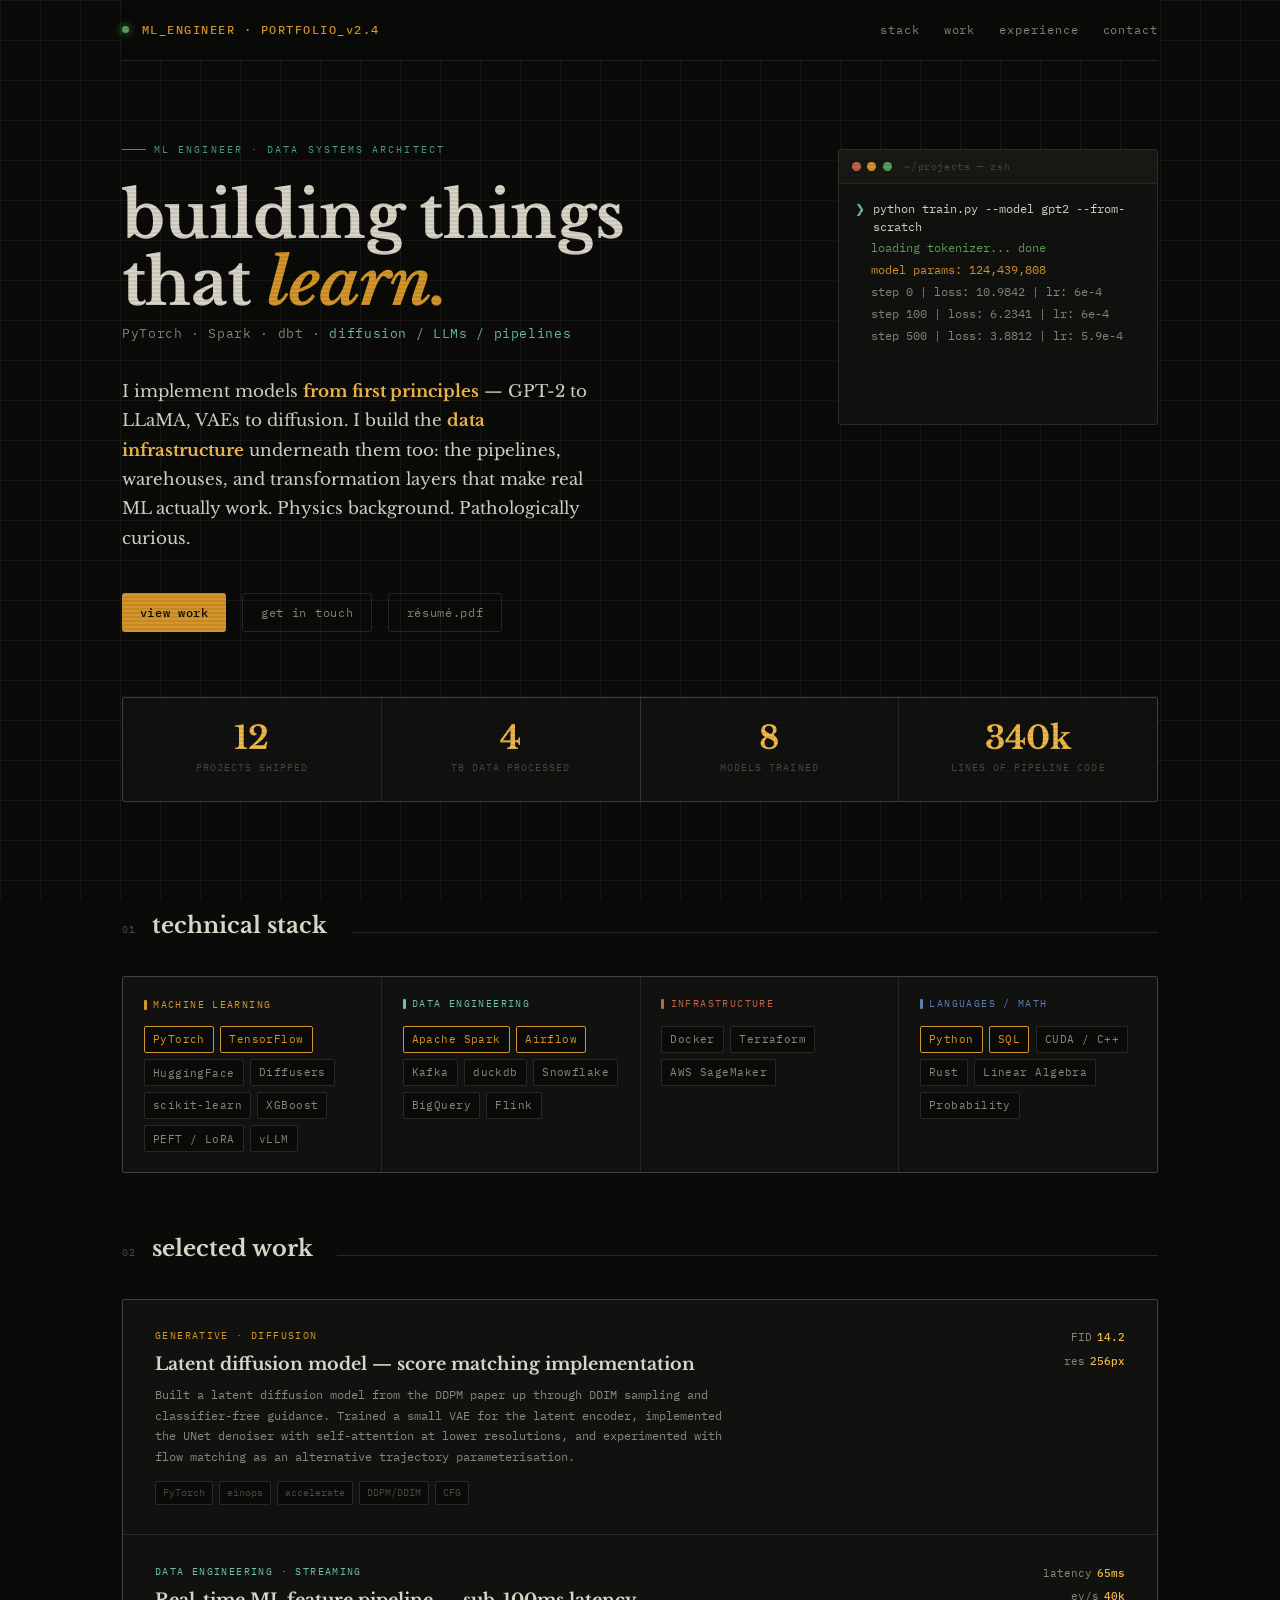
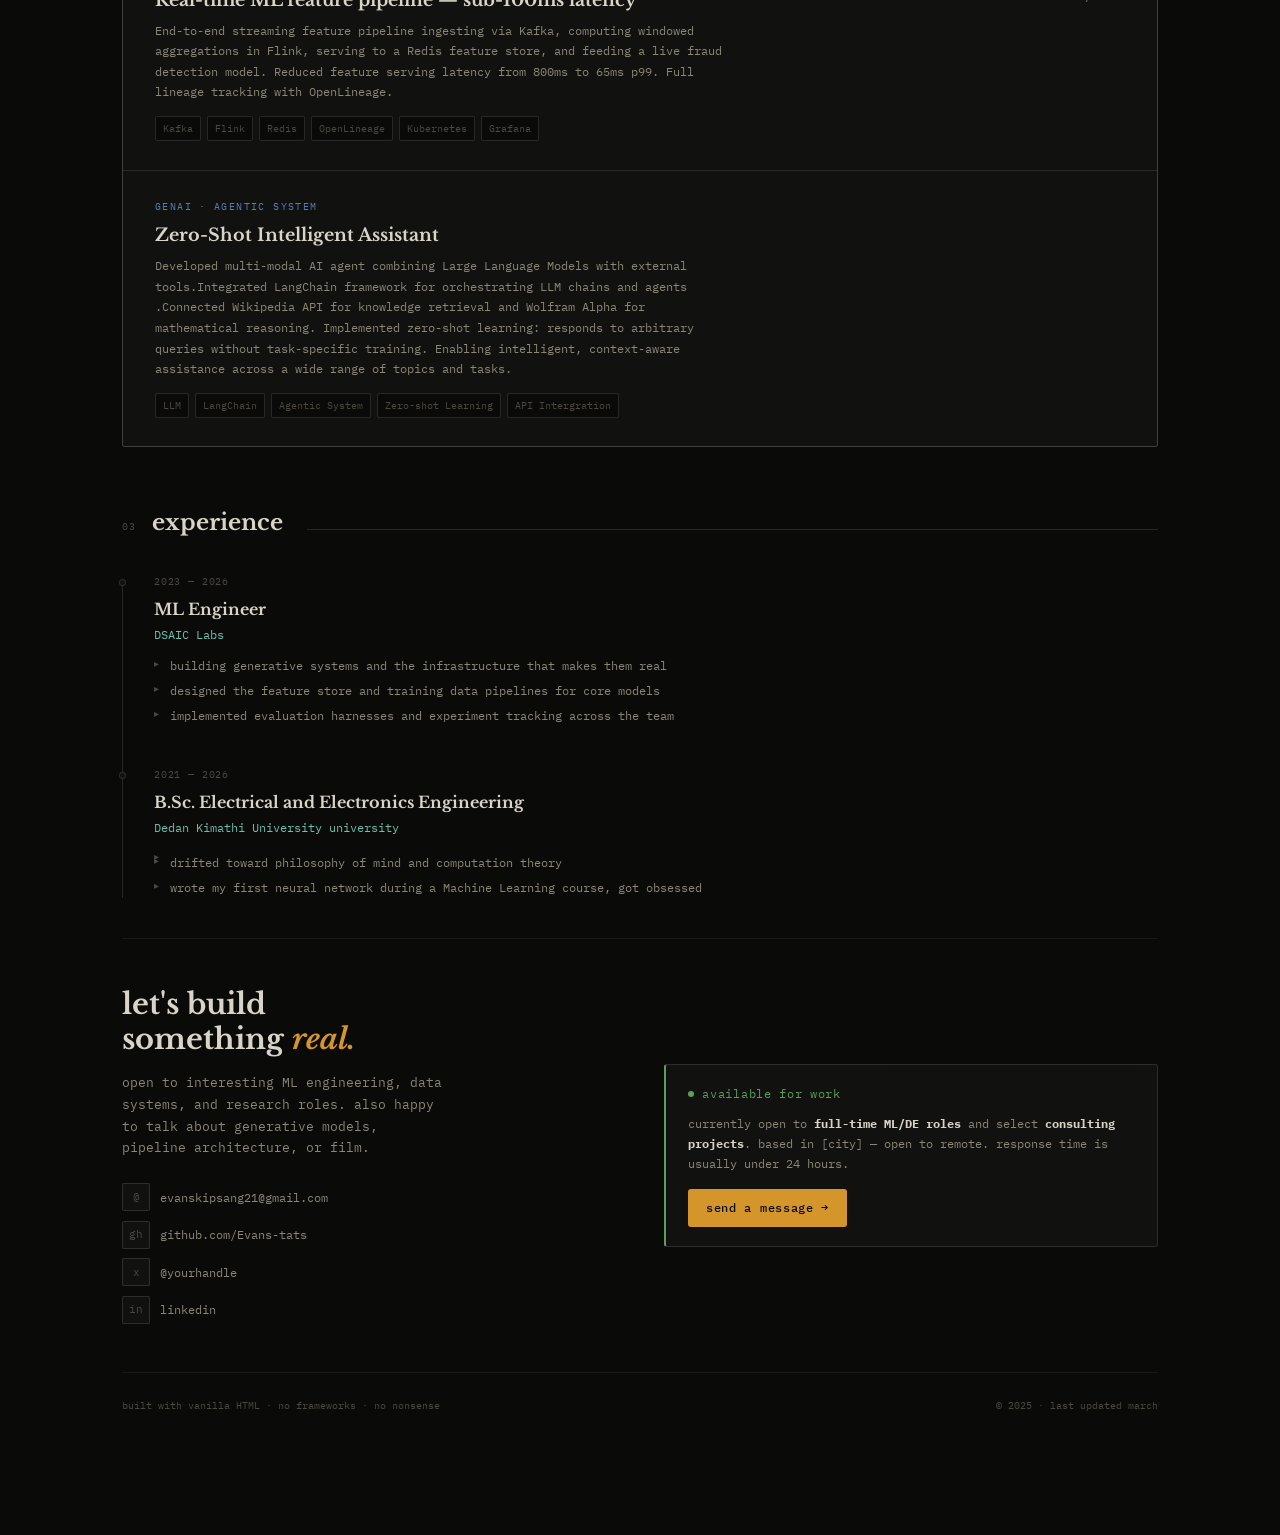
<file: index.html>
<!DOCTYPE html>
<html lang="en">
<head>
<meta charset="UTF-8">
<meta name="viewport" content="width=device-width, initial-scale=1.0">
<title>portfolio — ml · data · systems</title>
<link rel="preconnect" href="https://fonts.googleapis.com">
<link rel="preconnect" href="https://fonts.gstatic.com" crossorigin>
<link href="https://fonts.googleapis.com/css2?family=IBM+Plex+Mono:ital,wght@0,300;0,400;0,500;1,300;1,400&family=Libre+Baskerville:ital,wght@0,400;0,700;1,400&display=swap" rel="stylesheet">
<style>
:root {
  --bg:       #0a0a08;
  --bg2:      #111110;
  --bg3:      #181815;
  --wire:     rgba(255,255,255,0.06);
  --wire2:    rgba(255,255,255,0.12);
  --ink:      #d8d4c8;
  --ink2:     #8a8678;
  --ink3:     #4a4840;
  --amber:    #d4952a;
  --amber2:   #f0b84a;
  --teal:     #4a9e8e;
  --teal2:    #6dbfae;
  --coral:    #c4614a;
  --green:    #5a9e5a;
  --blue:     #5a7eb4;
  --r:        3px;
}

*,*::before,*::after { box-sizing:border-box; margin:0; padding:0; }

html { scroll-behavior: smooth; }

body {
  background: var(--bg);
  color: var(--ink);
  font-family: 'IBM Plex Mono', monospace;
  font-size: 13px;
  line-height: 1.7;
  min-height: 100vh;
  overflow-x: hidden;
  cursor: crosshair;
}

/* ── scanline texture ── */
body::before {
  content:'';
  position:fixed; inset:0; z-index:999; pointer-events:none;
  background: repeating-linear-gradient(
    0deg,
    transparent,
    transparent 2px,
    rgba(0,0,0,0.08) 2px,
    rgba(0,0,0,0.08) 4px
  );
}

/* ── grid bg ── */
body::after {
  content:'';
  position:fixed; inset:0; z-index:0; pointer-events:none;
  background-image:
    linear-gradient(var(--wire) 1px, transparent 1px),
    linear-gradient(90deg, var(--wire) 1px, transparent 1px);
  background-size: 40px 40px;
}

/* ══════════ LAYOUT ══════════ */
.shell {
  position: relative; z-index: 1;
  max-width: 1100px; margin: 0 auto;
  padding: 0 2rem 6rem;
}

/* ══════════ NAV BAR ══════════ */
.topbar {
  display: flex; align-items: center; justify-content: space-between;
  padding: 1.2rem 0;
  border-bottom: 1px solid var(--wire2);
  position: sticky; top: 0; z-index: 100;
  background: rgba(10,10,8,0.92);
  backdrop-filter: blur(8px);
}

.topbar-id {
  display: flex; align-items: center; gap: 0.8rem;
}

.status-dot {
  width: 7px; height: 7px; border-radius: 50%;
  background: var(--green);
  box-shadow: 0 0 8px var(--green);
  animation: pulse 2s ease-in-out infinite;
}
@keyframes pulse {
  0%,100% { opacity:1; box-shadow:0 0 8px var(--green); }
  50%      { opacity:0.5; box-shadow:0 0 3px var(--green); }
}

.topbar-name {
  font-size: 0.78rem; font-weight: 500; letter-spacing: 0.12em;
  color: var(--amber);
}

.topbar-nav {
  display: flex; gap: 1.5rem;
}
.topbar-nav a {
  color: var(--ink2); text-decoration: none; font-size: 0.72rem;
  letter-spacing: 0.08em; transition: color 0.2s;
}
.topbar-nav a:hover { color: var(--amber2); }

/* ══════════ HERO ══════════ */
.hero {
  display: grid;
  grid-template-columns: 1fr 320px;
  gap: 4rem;
  padding: 5rem 0 4rem;
  border-bottom: 1px solid var(--wire);
}

.hero-left {}

.hero-label {
  font-size: 0.65rem; letter-spacing: 0.2em; color: var(--teal);
  text-transform: uppercase; margin-bottom: 1.5rem;
  display: flex; align-items: center; gap: 0.5rem;
}
.hero-label::before {
  content:''; display:block; width:24px; height:1px; background:var(--teal);
}

.hero-name {
  font-family: 'Libre Baskerville', serif;
  font-size: clamp(2.4rem, 5vw, 4rem);
  font-weight: 700; line-height: 1.05;
  color: var(--ink); margin-bottom: 0.4rem;
  letter-spacing: -0.01em;
}

.hero-name em {
  font-style: italic; color: var(--amber);
}

.hero-title {
  font-size: 0.8rem; color: var(--ink2); letter-spacing: 0.05em;
  margin-bottom: 2rem; margin-top: 0.3rem;
}
.hero-title span { color: var(--teal2); }

.hero-desc {
  font-family: 'Libre Baskerville', serif;
  font-size: 1.05rem; line-height: 1.75;
  color: var(--ink); max-width: 480px;
  font-weight: 400;
}
.hero-desc strong { color: var(--amber2); font-weight: 700; }

.hero-links {
  display: flex; gap: 1rem; margin-top: 2.5rem; flex-wrap: wrap;
}
.btn {
  display: inline-flex; align-items: center; gap: 0.5rem;
  padding: 0.55rem 1.1rem; border-radius: var(--r);
  font-family: 'IBM Plex Mono', monospace;
  font-size: 0.72rem; letter-spacing: 0.06em;
  text-decoration: none; cursor: pointer; border: none;
  transition: all 0.2s;
}
.btn-primary {
  background: var(--amber); color: #0a0a08; font-weight: 500;
}
.btn-primary:hover { background: var(--amber2); transform: translateY(-1px); }
.btn-ghost {
  background: transparent; color: var(--ink2);
  border: 1px solid var(--wire2);
}
.btn-ghost:hover { border-color: var(--amber); color: var(--amber); }

/* ── hero right: live terminal ── */
.hero-terminal {
  background: var(--bg2); border: 1px solid var(--wire2);
  border-radius: var(--r); overflow: hidden;
  font-size: 0.72rem; align-self: start; margin-top: 0.5rem;
}
.term-bar {
  background: var(--bg3); padding: 0.5rem 0.8rem;
  display: flex; align-items: center; gap: 0.4rem;
  border-bottom: 1px solid var(--wire);
}
.term-dot { width:9px; height:9px; border-radius:50%; }
.td-r { background:#c4614a; } .td-y { background:#d4952a; } .td-g { background:#5a9e5a; }
.term-title { color:var(--ink3); font-size:0.65rem; margin-left:0.4rem; letter-spacing:0.06em; }
.term-body { padding: 1rem 1rem 1.2rem; min-height: 240px; }
.term-line { display:flex; gap:0.5rem; margin-bottom:0.2rem; line-height:1.5; }
.term-prompt { color:var(--teal2); flex-shrink:0; }
.term-cmd { color:var(--ink); }
.term-out { color:var(--ink2); padding-left: 1rem; display:block; margin-bottom:0.15rem; }
.term-out.ok { color:var(--green); }
.term-out.hi { color:var(--amber); }
.term-out.dim { color:var(--ink3); }
.term-cursor {
  display:inline-block; width:6px; height:13px;
  background:var(--amber2); vertical-align:middle;
  animation: blink 1s step-end infinite;
}
@keyframes blink { 50% { opacity:0; } }

/* ══════════ SECTION HEADER ══════════ */
.sec-head {
  display: flex; align-items: baseline; gap: 1rem;
  margin-bottom: 2rem; padding-top: 3.5rem;
}
.sec-num { font-size: 0.65rem; color: var(--ink3); letter-spacing: 0.1em; }
.sec-title {
  font-family: 'Libre Baskerville', serif;
  font-size: 1.4rem; color: var(--ink); font-weight: 700;
}
.sec-line {
  flex: 1; height: 1px; background: var(--wire2); margin-left: 0.5rem;
}

/* ══════════ SKILLS ══════════ */
.skills-grid {
  display: grid;
  grid-template-columns: repeat(auto-fill, minmax(220px, 1fr));
  gap: 1px;
  border: 1px solid var(--wire2);
  border-radius: var(--r);
  overflow: hidden;
  background: var(--wire2);
}
.skill-cell {
  background: var(--bg2);
  padding: 1.2rem 1.3rem;
  transition: background 0.2s;
}
.skill-cell:hover { background: var(--bg3); }

.skill-cat {
  font-size: 0.62rem; letter-spacing: 0.14em; text-transform: uppercase;
  margin-bottom: 0.8rem; display: flex; align-items: center; gap: 0.4rem;
}
.skill-cat::before {
  content:''; width:3px; height:10px; border-radius:1px;
}
.cat-ml   .skill-cat { color:var(--amber); }  .cat-ml   .skill-cat::before { background:var(--amber); }
.cat-de   .skill-cat { color:var(--teal2); }  .cat-de   .skill-cat::before { background:var(--teal2); }
.cat-sys  .skill-cat { color:var(--coral); }  .cat-sys  .skill-cat::before { background:var(--coral); }
.cat-math .skill-cat { color:var(--blue);  }  .cat-math .skill-cat::before { background:var(--blue);  }

.skill-tags {
  display: flex; flex-wrap: wrap; gap: 0.4rem;
}
.tag {
  padding: 0.2rem 0.5rem; border-radius: 2px;
  font-size: 0.68rem; letter-spacing: 0.04em;
  background: var(--bg); border: 1px solid var(--wire2); color: var(--ink2);
  transition: all 0.15s;
}
.tag:hover { color: var(--ink); border-color: var(--wire2); }
.tag.core { border-color: var(--amber); color: var(--amber); }
.tag.core:hover { background: rgba(212,149,42,0.08); }

/* ══════════ PROJECTS ══════════ */
.projects-list {
  display: flex; flex-direction: column; gap: 1px;
  border: 1px solid var(--wire2); border-radius: var(--r); overflow: hidden;
  background: var(--wire2);
}

.project-card {
  background: var(--bg2);
  padding: 1.8rem 2rem;
  display: grid;
  grid-template-columns: 1fr auto;
  gap: 1rem;
  align-items: start;
  transition: background 0.2s;
  cursor: pointer;
  position: relative;
}
.project-card::before {
  content:'';
  position:absolute; left:0; top:0; bottom:0;
  width:3px; background: transparent;
  transition: background 0.2s;
}
.project-card:hover { background: var(--bg3); }
.project-card:hover::before { background: var(--amber); }

.proj-type {
  font-size: 0.62rem; letter-spacing: 0.14em; text-transform: uppercase;
  margin-bottom: 0.5rem;
}
.t-ml   { color: var(--amber); }
.t-de   { color: var(--teal2); }
.t-sys  { color: var(--coral); }
.t-research { color: var(--blue); }

.proj-name {
  font-family: 'Libre Baskerville', serif;
  font-size: 1.1rem; font-weight: 700;
  color: var(--ink); margin-bottom: 0.5rem; line-height: 1.3;
}
.proj-desc {
  color: var(--ink2); font-size: 0.78rem; line-height: 1.65;
  max-width: 580px; margin-bottom: 0.9rem;
}
.proj-stack {
  display: flex; flex-wrap: wrap; gap: 0.35rem;
}
.stack-tag {
  padding: 0.15rem 0.45rem; border-radius: 2px;
  font-size: 0.65rem; background: var(--bg);
  border: 1px solid var(--wire2); color: var(--ink3);
}

.proj-meta {
  text-align: right; font-size: 0.68rem; color: var(--ink3);
  display: flex; flex-direction: column; gap: 0.3rem; align-items: flex-end;
  flex-shrink: 0;
}
.proj-stat {
  display: flex; align-items: center; gap: 0.3rem; color: var(--ink2);
}
.proj-stat span { color: var(--amber2); font-weight: 500; }

/* ══════════ EXPERIENCE TIMELINE ══════════ */
.timeline {
  position: relative;
  padding-left: 2rem;
}
.timeline::before {
  content:'';
  position:absolute; left:0; top:8px; bottom:0;
  width:1px; background: var(--wire2);
}

.tl-item {
  position: relative; margin-bottom: 2.5rem;
}
.tl-item::before {
  content:'';
  position:absolute; left:-2rem; top:6px;
  width:7px; height:7px; border-radius:50%;
  background: var(--bg2); border: 1px solid var(--wire2);
  transform: translateX(-3px);
  transition: all 0.2s;
}
.tl-item:hover::before {
  background: var(--amber); border-color: var(--amber);
  box-shadow: 0 0 8px rgba(212,149,42,0.4);
}

.tl-period {
  font-size: 0.65rem; color: var(--ink3); letter-spacing: 0.08em;
  margin-bottom: 0.3rem;
}
.tl-role {
  font-family: 'Libre Baskerville', serif;
  font-size: 1rem; font-weight: 700; color: var(--ink);
  margin-bottom: 0.1rem;
}
.tl-company { font-size: 0.75rem; color: var(--teal2); margin-bottom: 0.6rem; }
.tl-points {
  list-style: none; display: flex; flex-direction: column; gap: 0.25rem;
}
.tl-points li {
  font-size: 0.78rem; color: var(--ink2); padding-left: 1rem; position: relative;
}
.tl-points li::before {
  content:'▸'; position:absolute; left:0; color:var(--ink3); font-size:0.65rem;
}

/* ══════════ METRICS ROW ══════════ */
.metrics-row {
  display: grid;
  grid-template-columns: repeat(4, 1fr);
  gap: 1px; background: var(--wire2);
  border: 1px solid var(--wire2); border-radius: var(--r); overflow: hidden;
  margin-bottom: 3rem;
}
.metric-cell {
  background: var(--bg2); padding: 1.5rem 1.2rem; text-align: center;
  transition: background 0.2s;
}
.metric-cell:hover { background: var(--bg3); }
.metric-val {
  font-family: 'Libre Baskerville', serif;
  font-size: 2rem; font-weight: 700;
  color: var(--amber2); line-height: 1;
  margin-bottom: 0.3rem;
}
.metric-label {
  font-size: 0.65rem; color: var(--ink3); letter-spacing: 0.1em; text-transform: uppercase;
}

/* ══════════ CONTACT ══════════ */
.contact-grid {
  display: grid; grid-template-columns: 1fr 1fr; gap: 3rem;
  padding: 3rem 0;
  border-top: 1px solid var(--wire);
}
.contact-big {
  font-family: 'Libre Baskerville', serif;
  font-size: 1.8rem; font-weight: 700; color: var(--ink);
  line-height: 1.2; margin-bottom: 1rem;
}
.contact-big em { font-style: italic; color: var(--amber); }

.contact-links { display: flex; flex-direction: column; gap: 0.6rem; margin-top: 1.5rem; }
.contact-link {
  display: flex; align-items: center; gap: 0.6rem;
  color: var(--ink2); text-decoration: none; font-size: 0.78rem;
  transition: color 0.2s;
}
.contact-link:hover { color: var(--amber2); }
.contact-link-icon {
  width: 28px; height: 28px; border-radius: 2px;
  background: var(--bg2); border: 1px solid var(--wire2);
  display: flex; align-items: center; justify-content: center;
  font-size: 0.7rem; color: var(--ink3);
  transition: all 0.2s;
}
.contact-link:hover .contact-link-icon {
  border-color: var(--amber); color: var(--amber);
}

.contact-right { display: flex; flex-direction: column; justify-content: center; }

.avail-box {
  background: var(--bg2); border: 1px solid var(--wire2);
  border-left: 2px solid var(--green); border-radius: var(--r);
  padding: 1.2rem 1.4rem;
}
.avail-head {
  display: flex; align-items: center; gap: 0.5rem;
  font-size: 0.72rem; color: var(--green); margin-bottom: 0.6rem;
  letter-spacing: 0.06em;
}
.avail-dot {
  width:6px; height:6px; border-radius:50%; background:var(--green);
  animation: pulse 2s infinite;
}
.avail-text { font-size: 0.78rem; color: var(--ink2); line-height: 1.6; }
.avail-text strong { color: var(--ink); }

/* ══════════ FOOTER ══════════ */
footer {
  border-top: 1px solid var(--wire);
  padding: 1.5rem 0;
  display: flex; justify-content: space-between; align-items: center;
  font-size: 0.65rem; color: var(--ink3);
}

/* ══════════ ANIMATIONS ══════════ */
.fade-in {
  opacity: 0; transform: translateY(16px);
  animation: fadeUp 0.6s ease forwards;
}
@keyframes fadeUp {
  to { opacity:1; transform:translateY(0); }
}
.d1 { animation-delay: 0.05s; }
.d2 { animation-delay: 0.12s; }
.d3 { animation-delay: 0.2s;  }
.d4 { animation-delay: 0.28s; }
.d5 { animation-delay: 0.38s; }

/* ══════════ RESPONSIVE ══════════ */
@media (max-width: 760px) {
  .hero { grid-template-columns: 1fr; gap: 2rem; }
  .hero-terminal { display: none; }
  .metrics-row { grid-template-columns: repeat(2,1fr); }
  .contact-grid { grid-template-columns: 1fr; }
  .project-card { grid-template-columns: 1fr; }
  .proj-meta { align-items: flex-start; flex-direction: row; flex-wrap: wrap; }
}
</style>
</head>
<body>

<div class="shell">

  <!-- ── TOP BAR ── -->
  <nav class="topbar">
    <div class="topbar-id">
      <div class="status-dot"></div>
      <span class="topbar-name">ML_ENGINEER · PORTFOLIO_v2.4</span>
    </div>
    <div class="topbar-nav">
      <a href="#skills">stack</a>
      <a href="#projects">work</a>
      <a href="#exp">experience</a>
      <a href="#contact">contact</a>
    </div>
  </nav>

  <!-- ══════════ HERO ══════════ -->
  <section class="hero">
    <div class="hero-left fade-in d1">
      <div class="hero-label">ML Engineer · Data Systems Architect</div>
      <h1 class="hero-name">building things<br>that <em>learn.</em></h1>
      <div class="hero-title">
        PyTorch · Spark · dbt · <span>diffusion / LLMs / pipelines</span>
      </div>
      <p class="hero-desc">
        I implement models <strong>from first principles</strong> — GPT-2 to LLaMA, VAEs
        to diffusion. I build the <strong>data infrastructure</strong> underneath them too:
        the pipelines, warehouses, and transformation layers that make
        real ML actually work. Physics background. Pathologically curious.
      </p>
      <div class="hero-links">
        <a href="#projects" class="btn btn-primary">view work</a>
        <a href="mailto:you@email.com" class="btn btn-ghost">get in touch</a>
        <a href="#" class="btn btn-ghost">résumé.pdf</a>
      </div>
    </div>

    <div class="hero-terminal fade-in d3">
      <div class="term-bar">
        <div class="term-dot td-r"></div>
        <div class="term-dot td-y"></div>
        <div class="term-dot td-g"></div>
        <span class="term-title">~/projects — zsh</span>
      </div>
      <div class="term-body" id="termBody">
        <!-- filled by JS -->
      </div>
    </div>
  </section>

  <!-- ══════════ METRICS ══════════ -->
  <div class="metrics-row fade-in d2">
    <div class="metric-cell">
      <div class="metric-val" data-target="12">0</div>
      <div class="metric-label">projects shipped</div>
    </div>
    <div class="metric-cell">
      <div class="metric-val" data-target="4">0</div>
      <div class="metric-label">TB data processed</div>
    </div>
    <div class="metric-cell">
      <div class="metric-val" data-target="8">0</div>
      <div class="metric-label">models trained</div>
    </div>
    <div class="metric-cell">
      <div class="metric-val" data-suffix="k" data-target="340">0</div>
      <div class="metric-label">lines of pipeline code</div>
    </div>
  </div>

  <!-- ══════════ SKILLS ══════════ -->
  <section id="skills">
    <div class="sec-head fade-in">
      <span class="sec-num">01</span>
      <h2 class="sec-title">technical stack</h2>
      <div class="sec-line"></div>
    </div>

    <div class="skills-grid fade-in d2">
      <div class="skill-cell cat-ml">
        <div class="skill-cat">Machine Learning</div>
        <div class="skill-tags">
          <span class="tag core">PyTorch</span>
          <span class="tag core">TensorFlow</span>
          <!-- <span class="tag core">JAX</span> -->
          <span class="tag">HuggingFace</span>
          <span class="tag">Diffusers</span>
          <span class="tag">scikit-learn</span>
          <span class="tag">XGBoost</span>
          <span class="tag">PEFT / LoRA</span>
          <span class="tag">vLLM</span>
        </div>
      </div>

      <div class="skill-cell cat-de">
        <div class="skill-cat">Data Engineering</div>
        <div class="skill-tags">
          <span class="tag core">Apache Spark</span>
          <span class="tag core">Airflow</span>
          <!-- <span class="tag">Airflow</span> -->
          <span class="tag">Kafka</span>
          <span class="tag">duckdb</span>
          <span class="tag">Snowflake</span>
          <span class="tag">BigQuery</span>
          <span class="tag">Flink</span>
        </div>
      </div>

      <div class="skill-cell cat-sys">
        <div class="skill-cat">Infrastructure</div>
        <div class="skill-tags">
          <!-- <span class="tag core">Kubernetes</span> -->
          <span class="tag">Docker</span>
          <span class="tag">Terraform</span>
          <span class="tag">AWS SageMaker</span>
          <!-- <span class="tag">GCP Vertex AI</span>
          <span class="tag">MLflow</span>
          <span class="tag">Ray</span>
          <span class="tag">Triton</span> -->
        </div>
      </div>

      <div class="skill-cell cat-math">
        <div class="skill-cat">Languages / Math</div>
        <div class="skill-tags">
          <span class="tag core">Python</span>
          <span class="tag core">SQL</span>
          <span class="tag">CUDA / C++</span>
          <span class="tag">Rust</span>
          <span class="tag">Linear Algebra</span>
          <span class="tag">Probability</span>
          <!-- <span class="tag">Measure Theory</span>
          <span class="tag">Differential Geom.</span> -->
        </div>
      </div>
    </div>
  </section>

  <!-- ══════════ PROJECTS ══════════ -->
  <section id="projects">
    <div class="sec-head fade-in">
      <span class="sec-num">02</span>
      <h2 class="sec-title">selected work</h2>
      <div class="sec-line"></div>
    </div>

    <div class="projects-list fade-in d2">

      <!-- <div class="project-card">
        <div>
          <div class="proj-type t-ml">Machine Learning · NLP</div>
          <div class="proj-name">GPT-2 from scratch — full implementation</div>
          <p class="proj-desc">
            Complete replication of GPT-2 (124M) built from the ground up: tokeniser, 
            multi-head self-attention, positional embeddings, training loop with cosine LR 
            scheduling, and mixed-precision on a single A100. Not fine-tuning — actual 
            pre-training on FineWeb. Matched published perplexity within 2%.
          </p>
          <div class="proj-stack">
            <span class="stack-tag">PyTorch</span>
            <span class="stack-tag">CUDA</span>
            <span class="stack-tag">Flash Attention</span>
            <span class="stack-tag">tiktoken</span>
            <span class="stack-tag">wandb</span>
          </div>
        </div>
        <div class="proj-meta">
          <div class="proj-stat">ppl <span>18.4</span></div>
          <div class="proj-stat">params <span>124M</span></div>
          <div class="proj-stat">tokens <span>10B</span></div>
        </div>
      </div> -->

      <div class="project-card">
        <div>
          <div class="proj-type t-ml">Generative · Diffusion</div>
          <div class="proj-name">Latent diffusion model — score matching implementation</div>
          <p class="proj-desc">
            Built a latent diffusion model from the DDPM paper up through DDIM sampling and 
            classifier-free guidance. Trained a small VAE for the latent encoder, implemented 
            the UNet denoiser with self-attention at lower resolutions, and experimented with 
            flow matching as an alternative trajectory parameterisation.
          </p>
          <div class="proj-stack">
            <span class="stack-tag">PyTorch</span>
            <span class="stack-tag">einops</span>
            <span class="stack-tag">accelerate</span>
            <span class="stack-tag">DDPM/DDIM</span>
            <span class="stack-tag">CFG</span>
          </div>
        </div>
        <div class="proj-meta">
          <div class="proj-stat">FID <span>14.2</span></div>
          <div class="proj-stat">res <span>256px</span></div>
        </div>
      </div>

      <div class="project-card">
        <div>
          <div class="proj-type t-de">Data Engineering · Streaming</div>
          <div class="proj-name">Real-time ML feature pipeline — sub-100ms latency</div>
          <p class="proj-desc">
            End-to-end streaming feature pipeline ingesting  via Kafka, 
            computing windowed aggregations in Flink, serving to a Redis feature store, 
            and feeding a live fraud detection model. Reduced feature serving latency 
            from 800ms to 65ms p99. Full lineage tracking with OpenLineage.
          </p>
          <div class="proj-stack">
            <span class="stack-tag">Kafka</span>
            <span class="stack-tag">Flink</span>
            <span class="stack-tag">Redis</span>
            <span class="stack-tag">OpenLineage</span>
            <span class="stack-tag">Kubernetes</span>
            <span class="stack-tag">Grafana</span>
          </div>
        </div>
        <div class="proj-meta">
          <div class="proj-stat">latency <span>65ms</span></div>
          <div class="proj-stat">ev/s <span>40k</span></div>
        </div>
      </div>

      <!-- <div class="project-card">
        <div>
          <div class="proj-type t-de">Data Engineering · Analytics</div>
          <div class="proj-name">Lakehouse transformation layer — dbt + DuckDB</div>
          <p class="proj-desc">
            Designed and built a modular dbt project processing 1.2TB/day of raw events 
            into a clean star-schema analytical layer. Implemented incremental materialisation 
            strategies, test coverage on every model, documentation with data contracts, 
            and a CI pipeline that catches regressions before they hit production.
          </p>
          <div class="proj-stack">
            <span class="stack-tag">dbt</span>
            <span class="stack-tag">DuckDB</span>
            <span class="stack-tag">Snowflake</span>
            <span class="stack-tag">Airflow</span>
            <span class="stack-tag">Great Expectations</span>
          </div>
        </div> -->
        <!-- <div class="proj-meta">
          <div class="proj-stat">TB/day <span>1.2</span></div>
          <div class="proj-stat">models <span>140+</span></div>
        </div>
      </div> -->

      <div class="project-card">
        <div>
          <div class="proj-type t-research">GenAi · Agentic System</div>
          <div class="proj-name">Zero-Shot Intelligent Assistant</div>
          <p class="proj-desc">
            Developed multi-modal AI agent combining Large Language Models with external tools.Integrated LangChain framework for orchestrating LLM chains and agents
            .Connected Wikipedia API for knowledge retrieval and Wolfram Alpha for mathematical reasoning. 
            Implemented zero-shot learning: responds to arbitrary queries without task-specific training. 
            Enabling intelligent, context-aware assistance across a wide range of topics and tasks.
          </p>
          <div class="proj-stack">
            <span class="stack-tag">LLM</span>
            <span class="stack-tag">LangChain</span>
            <span class="stack-tag">Agentic System</span>
            <span class="stack-tag">Zero-shot Learning</span>
            <span class="stack-tag">API Intergration</span>
          </div>
        </div>
      </div>

    </div>
  </section>

  <!-- ══════════ EXPERIENCE ══════════ -->
  <section id="exp">
    <div class="sec-head fade-in">
      <span class="sec-num">03</span>
      <h2 class="sec-title">experience</h2>
      <div class="sec-line"></div>
    </div>

    <div class="timeline fade-in d2">
      <div class="tl-item">
        <div class="tl-period">2023 — 2026</div>
        <div class="tl-role">ML Engineer</div>
        <div class="tl-company">DSAIC Labs</div>
        <ul class="tl-points">
          <li>building generative systems and the infrastructure that makes them real</li>
          <li>designed the feature store and training data pipelines for core models</li>
          <li>implemented evaluation harnesses and experiment tracking across the team</li>
        </ul>
      </div>

      <!-- <div class="tl-item">
        <div class="tl-period">2022 — 2024</div>
        <div class="tl-role">Senior Data Engineer</div>
        <div class="tl-company">prev. company · fintech</div>
        <ul class="tl-points">
          <li>built real-time fraud feature pipeline handling 40k events/sec at 65ms p99</li>
          <li>migrated 200+ SQL procedures to a fully tested dbt project</li>
          <li>established data contracts and lineage tracking across the warehouse</li>
        </ul>
      </div> -->

      <!-- <div class="tl-item">
        <div class="tl-period">2020 — 2022</div>
        <div class="tl-role">Data Engineer / ML Engineer</div>
        <div class="tl-company">prev. company · early-stage startup</div>
        <ul class="tl-points">
          <li>first data hire — built the entire analytics stack from scratch</li>
          <li>trained and deployed recommendation models serving 2M daily active users</li>
          <li>introduced Airflow, Spark, and dbt where there was only bash scripts</li>
        </ul>
      </div> -->

      <div class="tl-item">
        <div class="tl-period">2021 — 2026</div>
        <div class="tl-role">B.Sc. Electrical and Electronics Engineering</div>
        <div class="tl-company">Dedan Kimathi University university</div>
        <ul class="tl-points">
          <li></li>
          <li>drifted toward philosophy of mind and computation theory</li>
          <li>wrote my first neural network during a Machine Learning course, got obsessed</li>
        </ul>
      </div>
    </div>
  </section>

  <!-- ══════════ CONTACT ══════════ -->
  <section id="contact">
    <div class="contact-grid fade-in">
      <div>
        <h2 class="contact-big">let's build<br>something <em>real.</em></h2>
        <p style="color:var(--ink2); font-size:0.8rem; line-height:1.7; max-width:320px;">
          open to interesting ML engineering, data systems, and research roles.
          also happy to talk about generative models, pipeline architecture, or film.
        </p>
        <div class="contact-links">
          <a href="mailto:evanskipsang21@gmail.com" class="contact-link">
            <div class="contact-link-icon">@</div>
            evanskipsang21@gmail.com
          </a>
          <a href="https://github.com/Evans-tats" target="_blank" class="contact-link">
            <div class="contact-link-icon">gh</div>
            github.com/Evans-tats
          </a>
          <a href="https://x.com" target="_blank" class="contact-link">
            <div class="contact-link-icon">x</div>
            @yourhandle
          </a>
          <a href="#" class="contact-link">
            <div class="contact-link-icon">in</div>
            linkedin
          </a>
        </div>
      </div>

      <div class="contact-right">
        <div class="avail-box">
          <div class="avail-head">
            <div class="avail-dot"></div>
            available for work
          </div>
          <p class="avail-text">
            currently open to <strong>full-time ML/DE roles</strong> and select
            <strong>consulting projects</strong>. based in [city] — open to remote.
            response time is usually under 24 hours.
          </p>
          <div style="margin-top:1rem;">
            <a href="mailto:you@email.com" class="btn btn-primary" style="display:inline-flex;">
              send a message →
            </a>
          </div>
        </div>
      </div>
    </div>
  </section>

  <footer>
    <span>built with vanilla HTML · no frameworks · no nonsense</span>
    <span>© 2025 · last updated march</span>
  </footer>

</div>

<script>
/* ── animated terminal ── */
const lines = [
  { type:'cmd',   text:'python train.py --model gpt2 --from-scratch' },
  { type:'out',   text:'loading tokenizer... done', cls:'ok' },
  { type:'out',   text:'model params: 124,439,808', cls:'hi' },
  { type:'out',   text:'step 0 | loss: 10.9842 | lr: 6e-4', cls:'' },
  { type:'out',   text:'step 100 | loss: 6.2341 | lr: 6e-4', cls:'' },
  { type:'out',   text:'step 500 | loss: 3.8812 | lr: 5.9e-4', cls:'' },
  { type:'out',   text:'step 1000 | loss: 3.1204 | lr: 5.7e-4', cls:'hi' },
  { type:'blank', text:'' },
  { type:'cmd',   text:'python eval.py --checkpoint step_1000' },
  { type:'out',   text:'hellaswag acc: 0.294 → 0.312', cls:'ok' },
  { type:'out',   text:'val perplexity: 18.4', cls:'ok' },
  { type:'blank', text:'' },
  { type:'cmd',   text:'dbt run --select +core.fraud_features' },
  { type:'out',   text:'running 14 models...', cls:'dim' },
  { type:'out',   text:'✓ all 14 models passed', cls:'ok' },
];

const body = document.getElementById('termBody');
let i = 0;

function addLine() {
  if (i >= lines.length) {
    const cur = document.createElement('span');
    cur.className = 'term-cursor';
    body.appendChild(cur);
    return;
  }
  const l = lines[i++];
  if (l.type === 'blank') {
    body.appendChild(document.createElement('br'));
  } else if (l.type === 'cmd') {
    const row = document.createElement('div');
    row.className = 'term-line';
    row.innerHTML = `<span class="term-prompt">❯</span><span class="term-cmd">${l.text}</span>`;
    body.appendChild(row);
  } else {
    const out = document.createElement('span');
    out.className = `term-out ${l.cls || ''}`;
    out.textContent = l.text;
    body.appendChild(out);
  }
  body.scrollTop = body.scrollHeight;
  setTimeout(addLine, l.type === 'cmd' ? 420 : 110);
}

setTimeout(addLine, 800);

/* ── count-up for metrics ── */
function countUp(el) {
  const target = +el.dataset.target;
  const suffix = el.dataset.suffix || '';
  const dur = 1200;
  const start = performance.now();
  function tick(now) {
    const p = Math.min((now - start) / dur, 1);
    const ease = p < 0.5 ? 2*p*p : -1+(4-2*p)*p;
    el.textContent = Math.round(ease * target) + suffix;
    if (p < 1) requestAnimationFrame(tick);
    else el.textContent = target + suffix;
  }
  requestAnimationFrame(tick);
}

const obs = new IntersectionObserver(entries => {
  entries.forEach(e => {
    if (e.isIntersecting) {
      e.target.querySelectorAll('.metric-val').forEach(countUp);
      obs.unobserve(e.target);
    }
  });
}, { threshold: 0.3 });

document.querySelector('.metrics-row') && obs.observe(document.querySelector('.metrics-row'));

/* ── stagger fade-in on scroll ── */
const fadeObs = new IntersectionObserver(entries => {
  entries.forEach(e => {
    if (e.isIntersecting) {
      e.target.style.animationPlayState = 'running';
    }
  });
}, { threshold: 0.1 });

document.querySelectorAll('.fade-in').forEach(el => {
  el.style.animationPlayState = 'paused';
  fadeObs.observe(el);
});
</script>
</body>
</html>
</file>
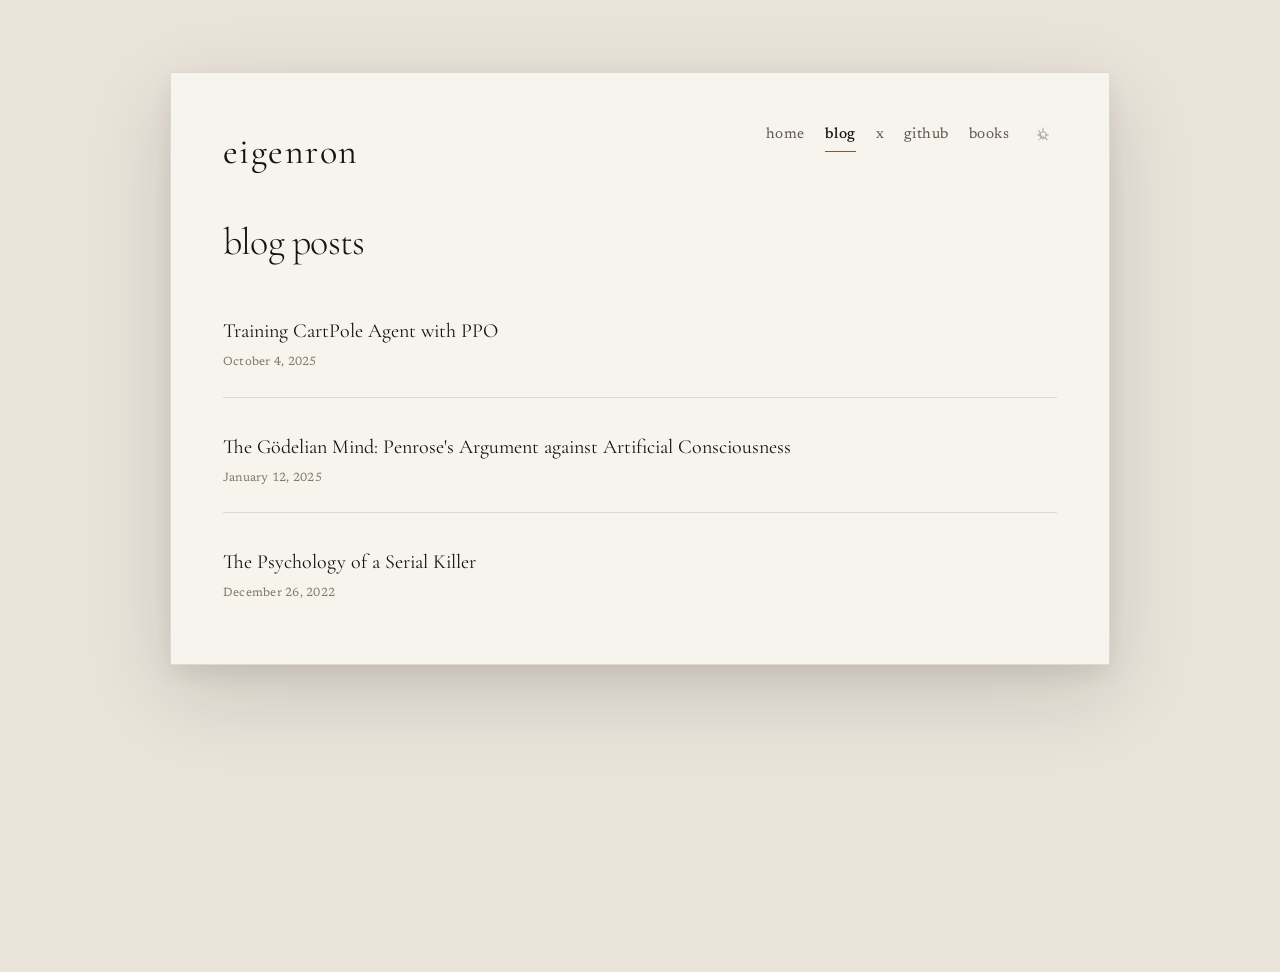
<file: blogs.html>
<!DOCTYPE html>
<html lang="en">
<head>
  <meta charset="UTF-8">
  <meta name="viewport" content="width=device-width, initial-scale=1.0">
  <title>blog - eigenron</title>
  <link rel="stylesheet" href="style.css">
</head>
<body>
  <div class="container">
    <header>
      <h1 class="site-title">eigenron</h1>
      <nav>
        <a href="index.html" class="nav-link">home</a>
        <a href="blogs.html" class="nav-link active">blog</a>
        <a href="https://x.com/eigenron" class="nav-link" target="_blank">X</a>
        <a href="https://github.com/ronaldnetawat" class="nav-link" target="_blank">GitHub</a>
        <a href="https://www.goodreads.com/user/show/193192834-ron" class="nav-link" target="_blank">books</a>
        <button class="theme-toggle" id="themeToggle" aria-label="Toggle theme">
          <svg class="theme-icon sun-icon" xmlns="http://www.w3.org/2000/svg" viewBox="0 0 24 24">
            <circle cx="12" cy="12" r="5"/>
            <path d="M12 1v6m0 6v6m8.66-7H15m-6 0H3m15.66 7.66l-4.24-4.24m-4.24 0L5.34 4.34m13.32 15.32l-4.24-4.24m-4.24 0L5.34 19.66"/>
          </svg>
          <svg class="theme-icon moon-icon" xmlns="http://www.w3.org/2000/svg" viewBox="0 0 24 24">
            <path d="M21 12.79A9 9 0 1 1 11.21 3 7 7 0 0 0 21 12.79z"/>
          </svg>
        </button>
      </nav>
    </header>
    
    <main>
      <h2 class="greeting">blog posts</h2>
      
      <div class="blog-list">
        <div class="blog-item">
          <div class="blog-title">
            <a href="blog-cartpole-ppo.html">Training CartPole Agent with PPO</a>
          </div>
          <div class="blog-date">October 4, 2025</div>
        </div>

        <div class="blog-item">
          <div class="blog-title">
            <a href="godelian-mind.html">The Gödelian Mind: Penrose's Argument against Artificial Consciousness</a>
          </div>
          <div class="blog-date">January 12, 2025</div>
        </div>

        <div class="blog-item">
          <div class="blog-title">
            <a href="psych-serial-killer.html">The Psychology of a Serial Killer</a>
          </div>
          <div class="blog-date">December 26, 2022</div>
        </div>
        
        <!-- Future blog posts will go here -->
      </div>
    </main>
  </div>

  <script>
    // Theme Toggle Functionality
    (function() {
      const themeToggle = document.getElementById('themeToggle');
      const body = document.body;
      
      // Check for saved theme preference or default to light mode
      const currentTheme = localStorage.getItem('theme') || 'light';
      if (currentTheme === 'dark') {
        body.classList.add('dark-mode');
      }
      
      // Toggle theme on button click
      themeToggle.addEventListener('click', () => {
        body.classList.toggle('dark-mode');
        
        // Save theme preference
        const theme = body.classList.contains('dark-mode') ? 'dark' : 'light';
        localStorage.setItem('theme', theme);
      });
    })();
  </script>
</body>
</html>
</file>
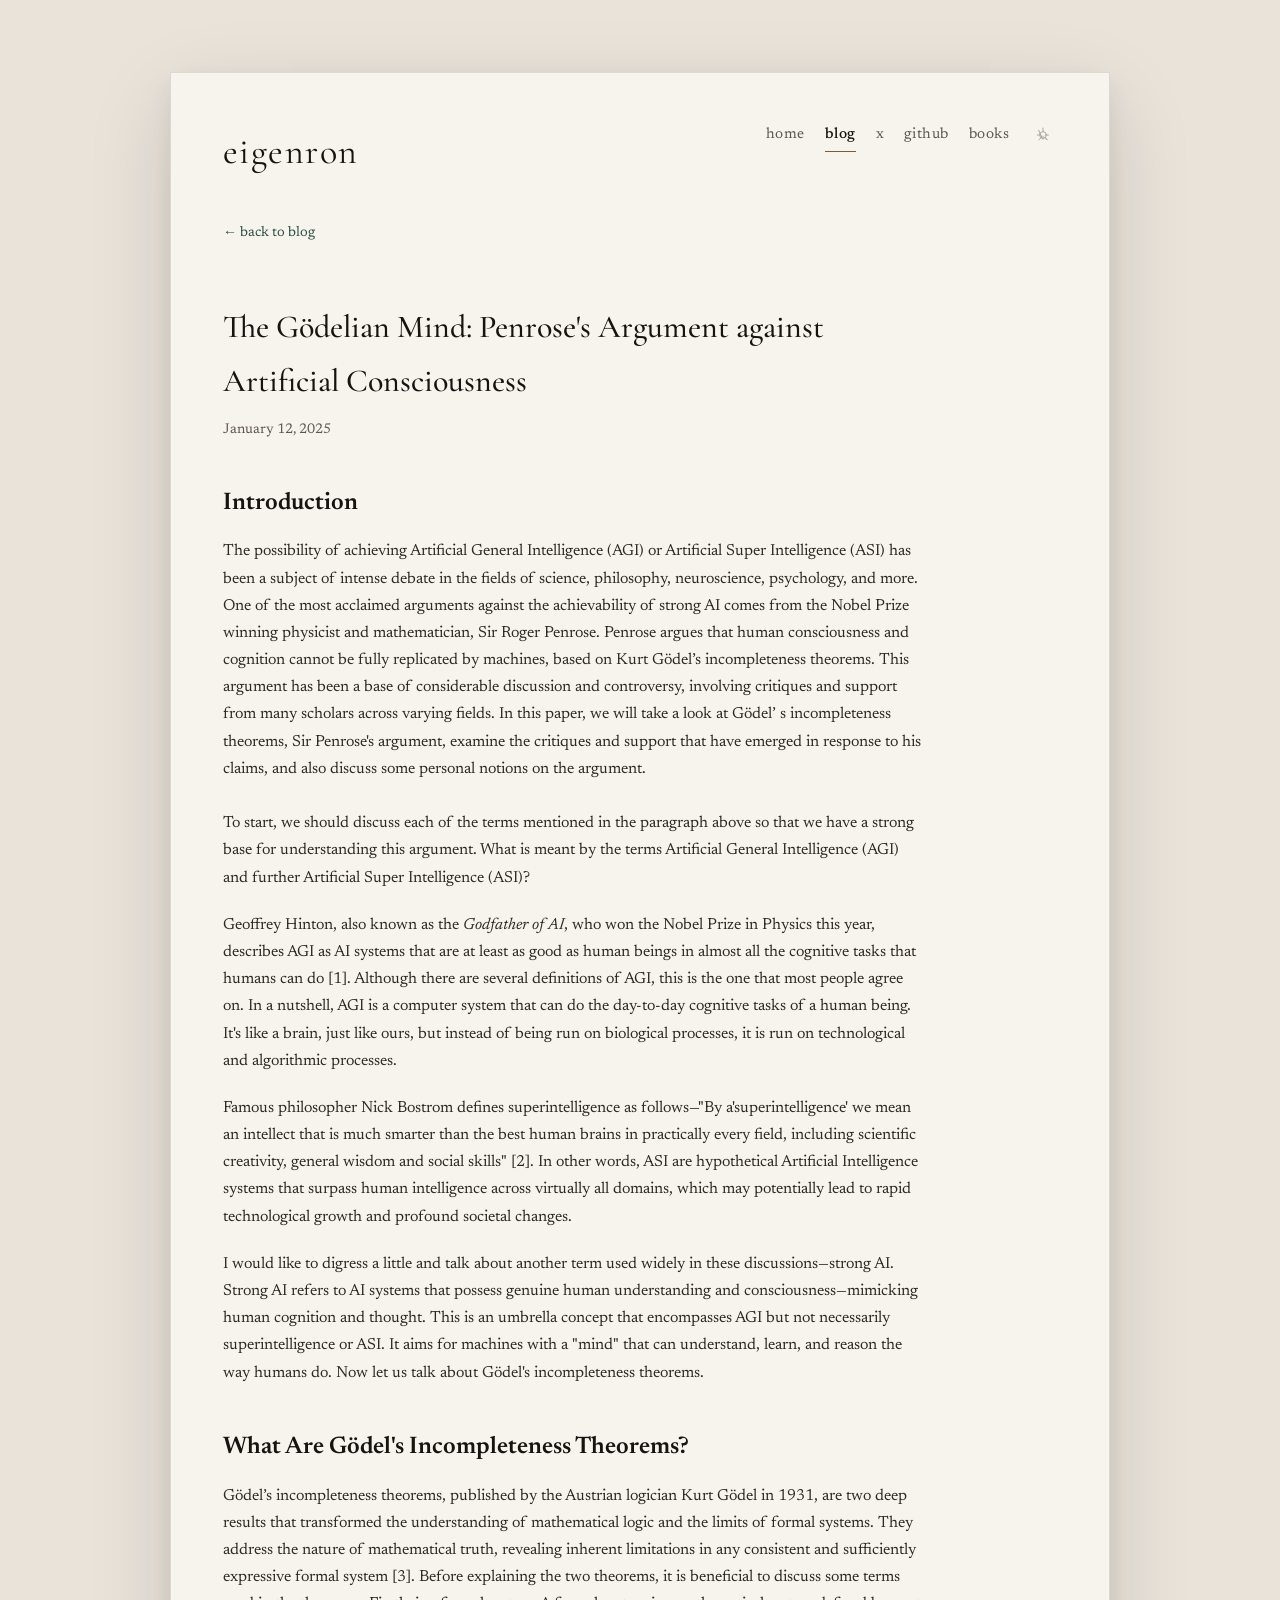
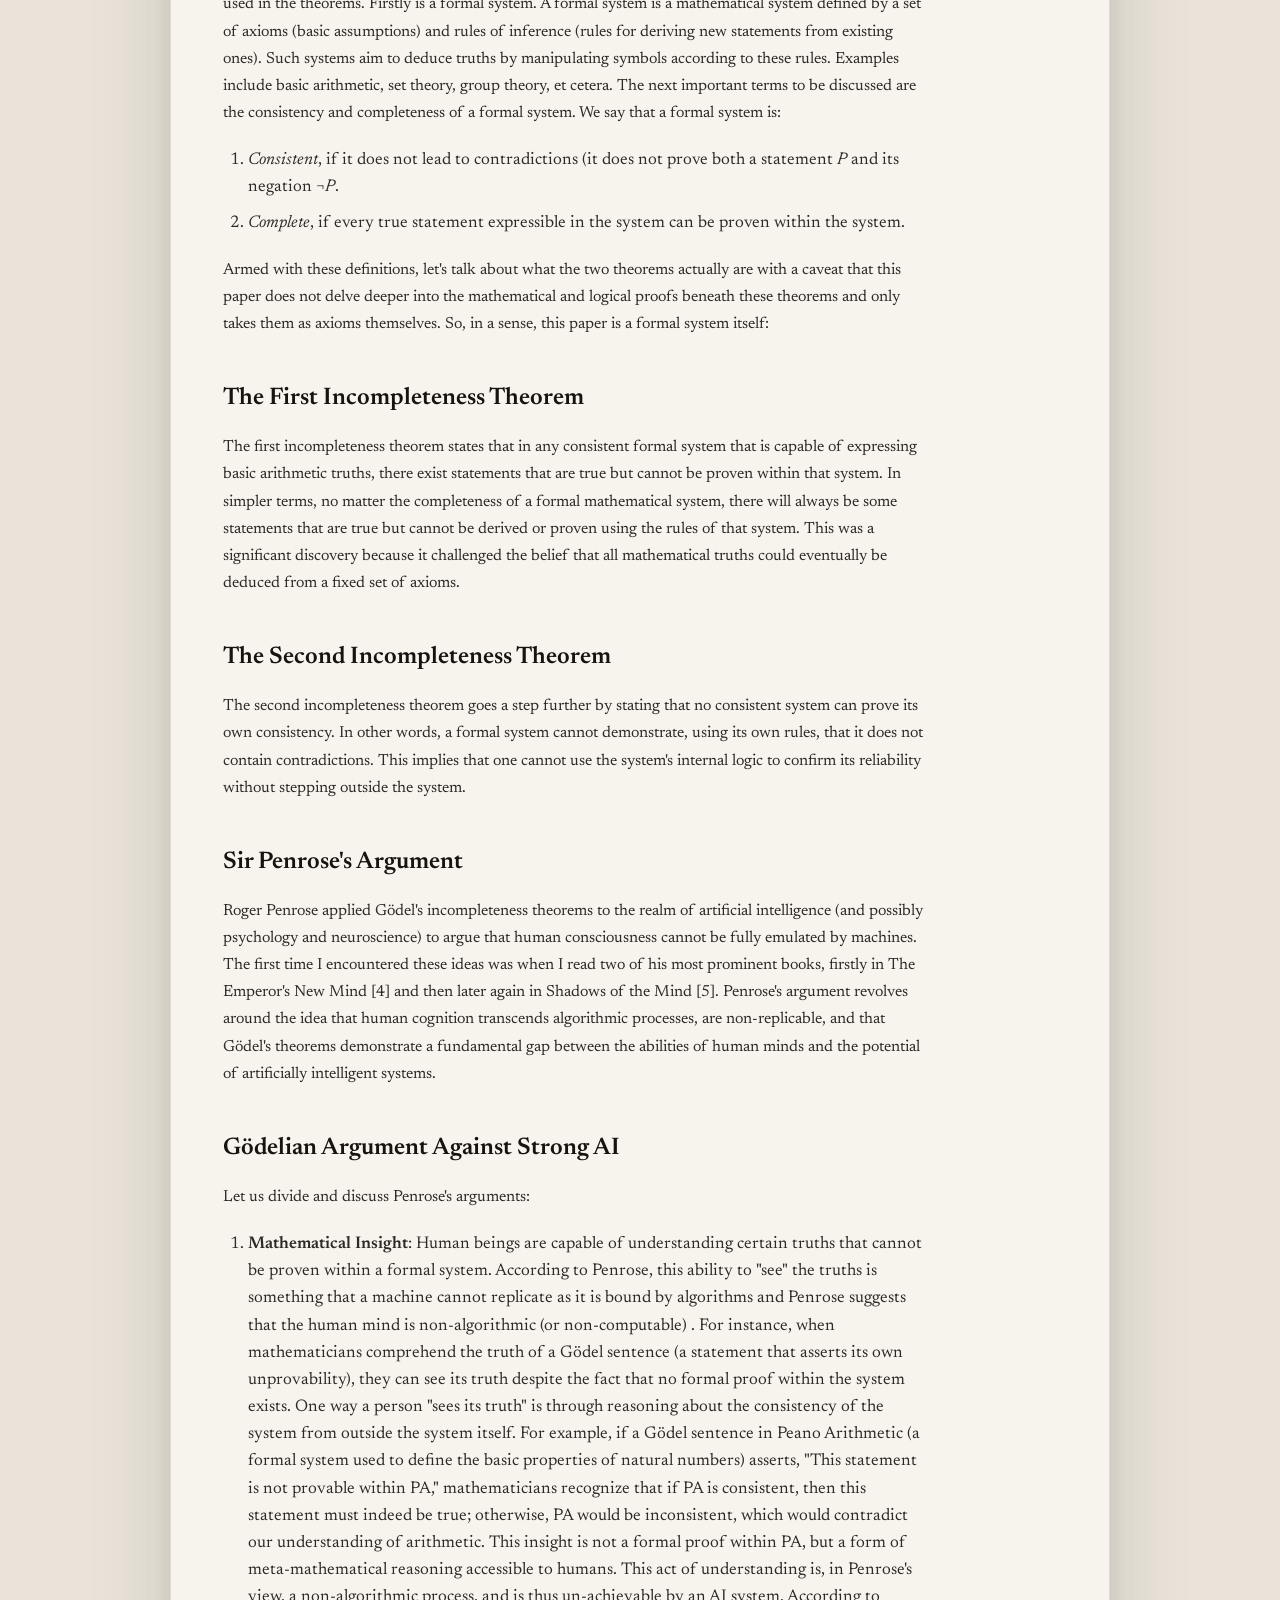
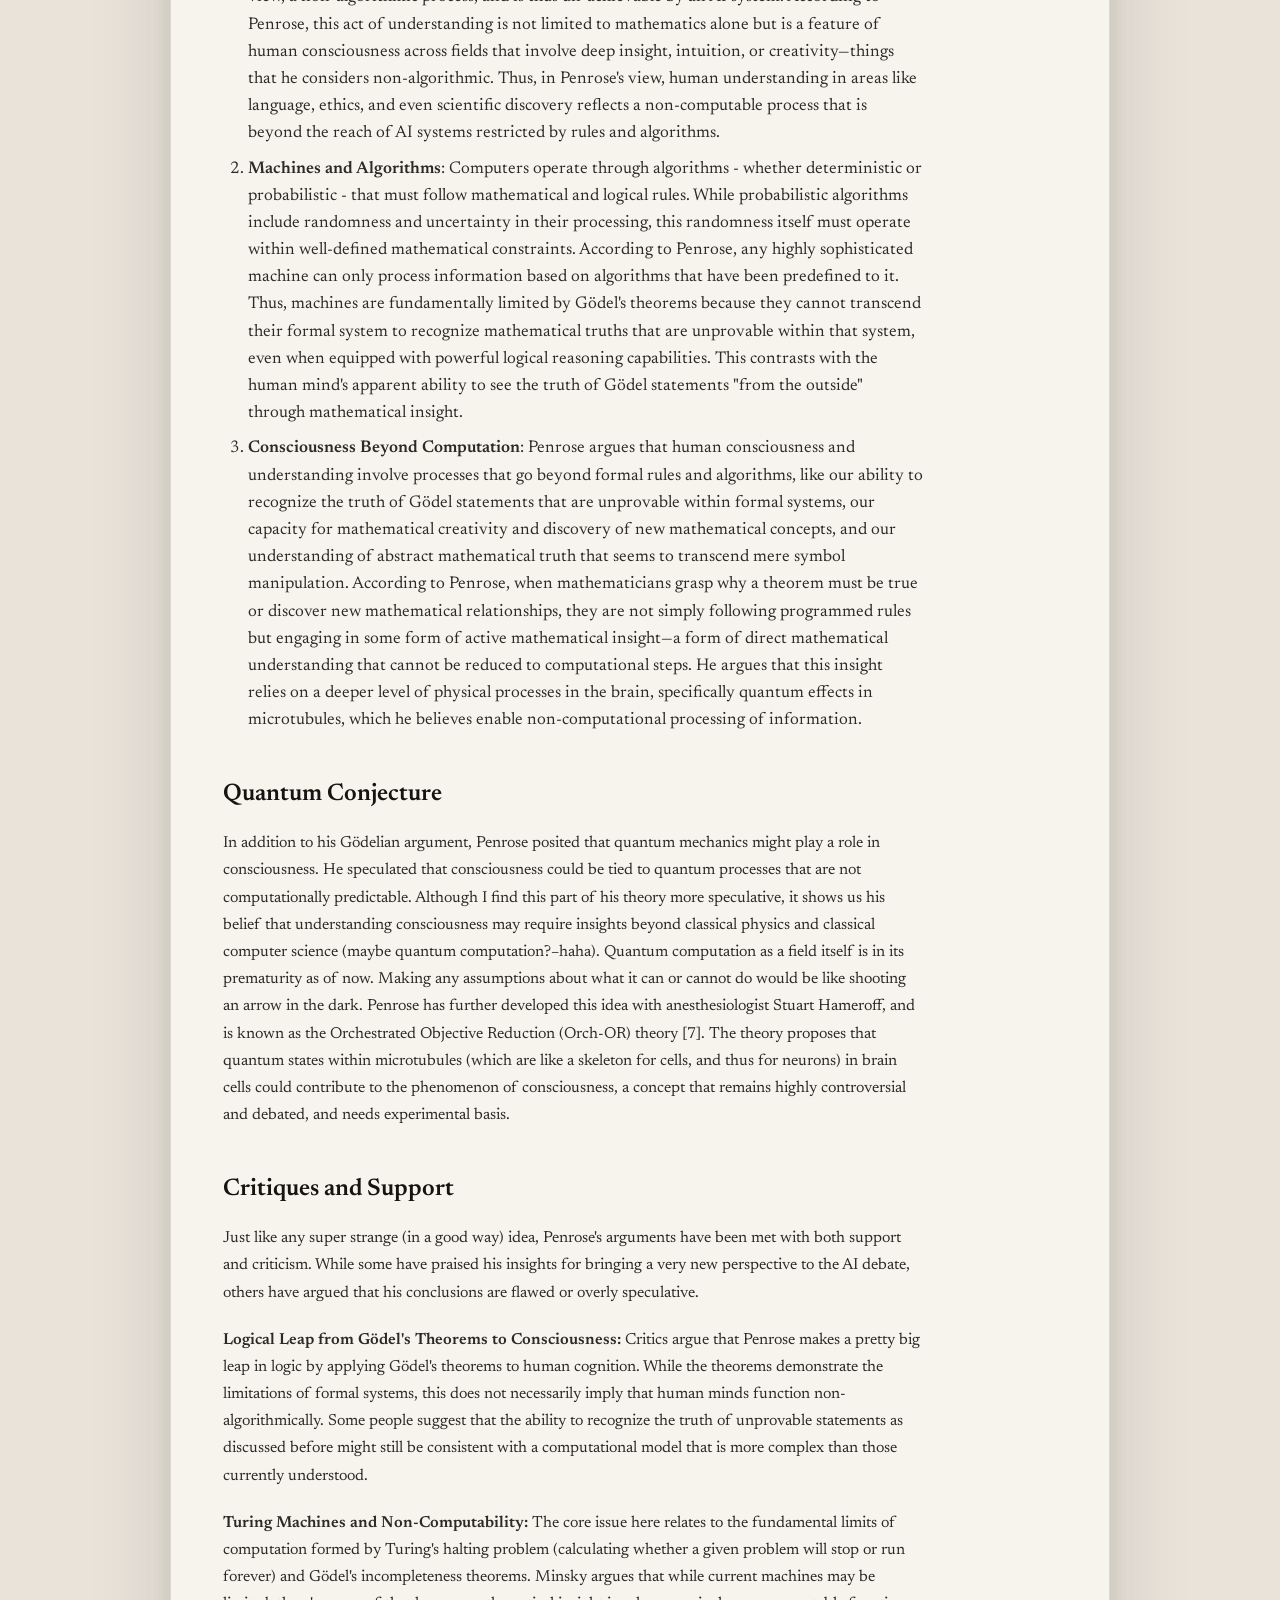
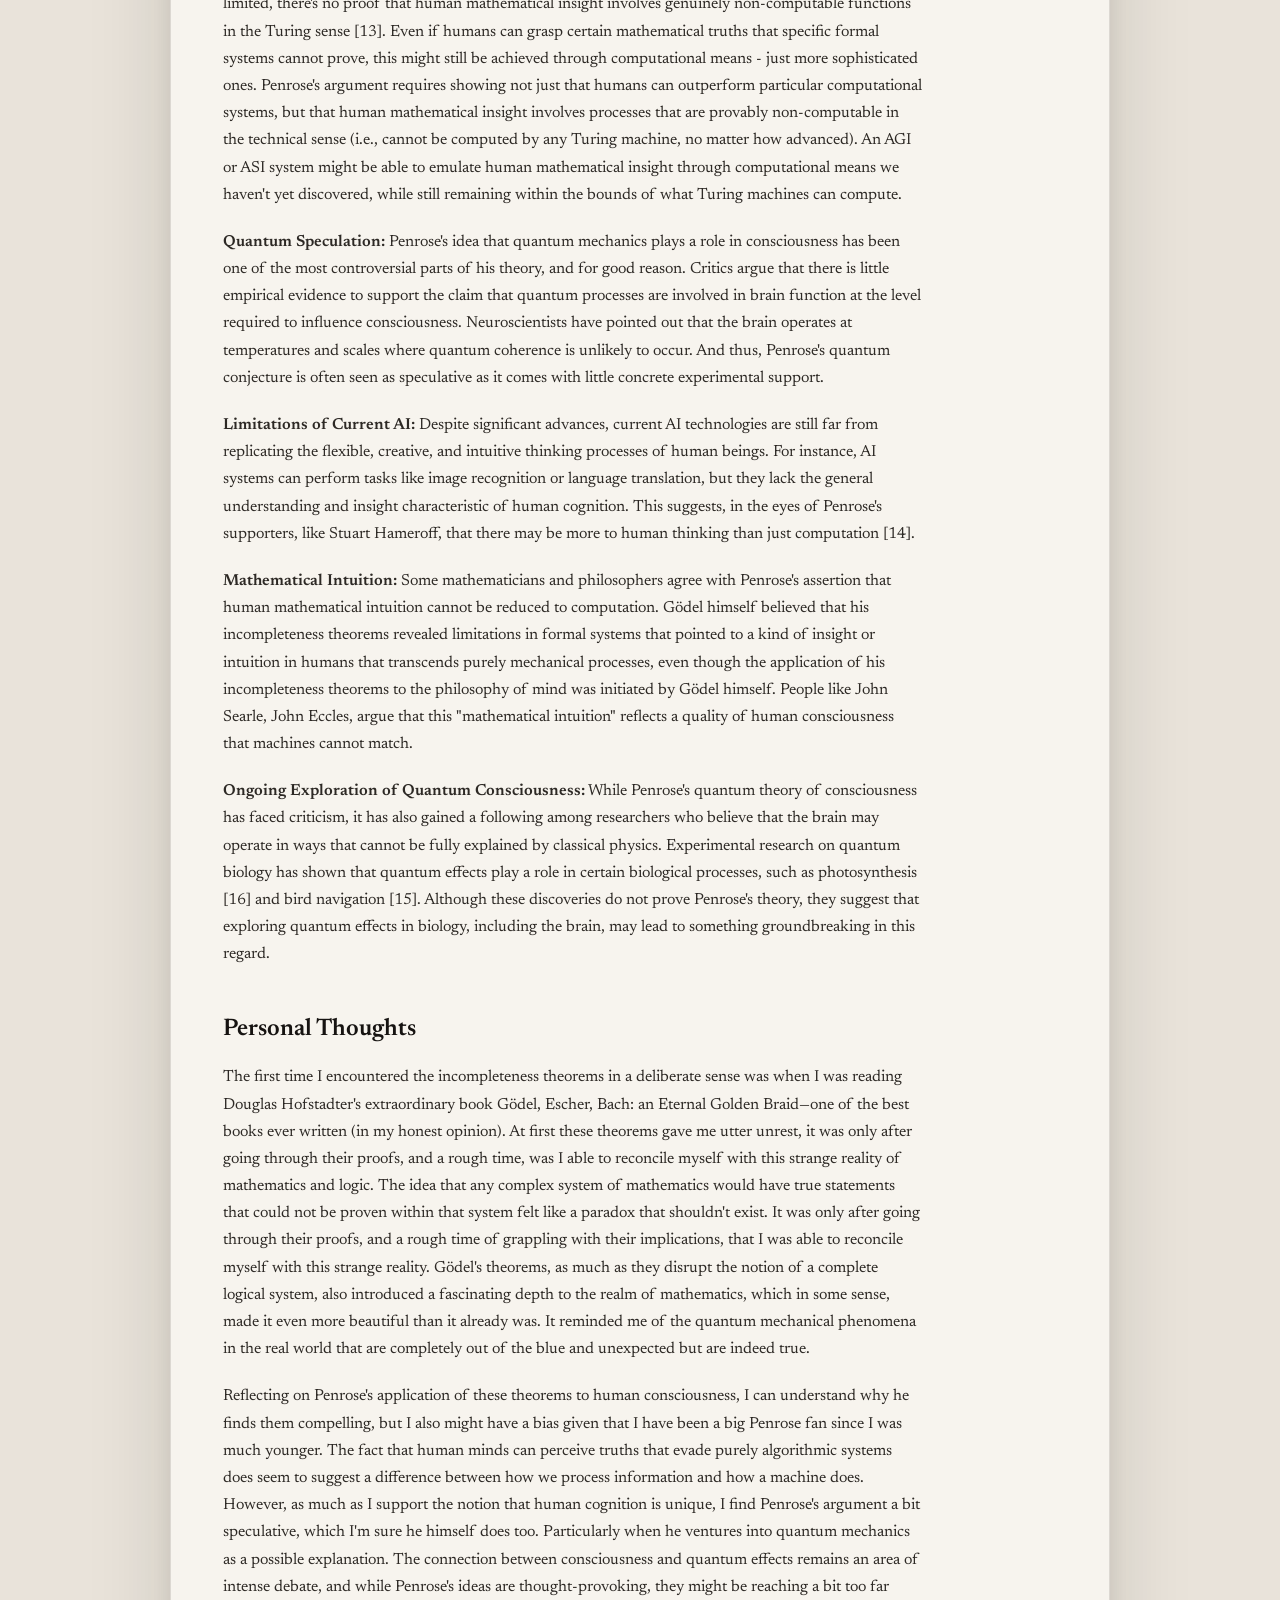
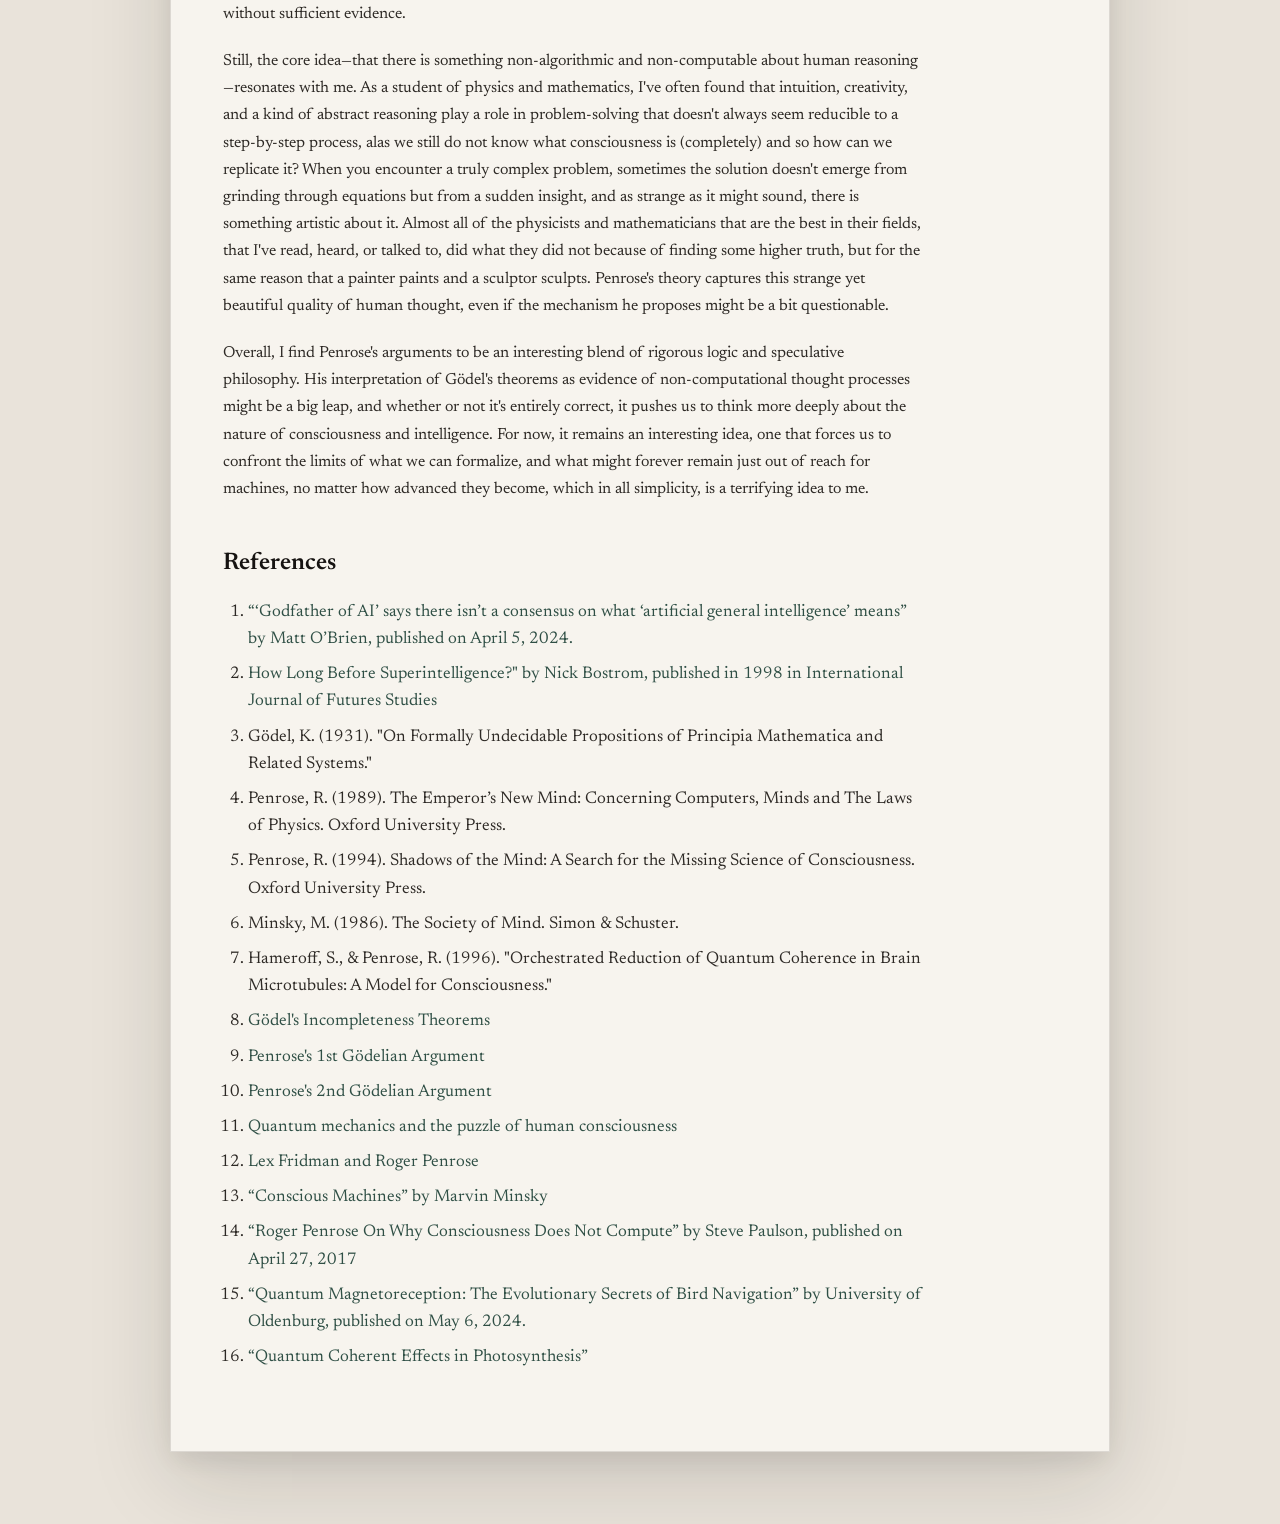
<file: godelian-mind.html>
<!DOCTYPE html>
<html lang="en">
<head>
  <meta charset="UTF-8">
  <meta name="viewport" content="width=device-width, initial-scale=1.0">
  <title>The Gödelian Mind - eigenron</title>
  <link rel="stylesheet" href="style.css">
  <style>
    .blog-header {
      max-width: 700px;
      margin-bottom: 40px;
    }
    
    .blog-title-main {
      font-family: 'Cormorant Garamond', Georgia, serif;
      font-size: 32px;
      font-weight: 500;
      margin-bottom: 10px;
      color: var(--text-primary);
    }
    
    .blog-meta {
      color: var(--text-secondary);
      font-size: 14px;
      margin-bottom: 10px;
    }
    
    .back-link {
      color: var(--link-color);
      text-decoration: none;
      font-size: 14px;
      display: inline-block;
      margin-bottom: 20px;
    }
    
    .back-link:hover {
      text-decoration: underline;
    }
    
    .blog-content {
      max-width: 700px;
    }
    
    .blog-content h2 {
      font-size: 24px;
      font-weight: 600;
      margin-top: 40px;
      margin-bottom: 15px;
      color: var(--text-primary);
    }
    
    .blog-content h3 {
      font-size: 20px;
      font-weight: 600;
      margin-top: 30px;
      margin-bottom: 12px;
      color: var(--text-primary);
    }
    
    .blog-content p {
      margin-bottom: 20px;
      font-size: 16px;
      line-height: 1.7;
    }
    
    .blog-content ul, .blog-content ol {
      margin-bottom: 20px;
      padding-left: 25px;
    }
    
    .blog-content li {
      margin-bottom: 8px;
      line-height: 1.6;
    }
    
    .blog-content a {
      color: var(--link-color);
      text-decoration: none;
    }
    
    .blog-content a:hover {
      text-decoration: underline;
    }
    
    .blog-content em {
      font-style: italic;
    }
    
    .blog-content strong {
      font-weight: 600;
    }
  </style>
</head>
<body>
  <div class="container">
    <header>
      <h1 class="site-title">eigenron</h1>
      <nav>
        <a href="index.html" class="nav-link">home</a>
        <a href="blogs.html" class="nav-link active">blog</a>
        <a href="https://x.com/eigenron" class="nav-link" target="_blank">X</a>
        <a href="https://github.com/ronaldnetawat" class="nav-link" target="_blank">GitHub</a>
        <a href="https://www.goodreads.com/user/show/193192834-ron" class="nav-link" target="_blank">books</a>
        <button class="theme-toggle" id="themeToggle" aria-label="Toggle theme">
          <svg class="theme-icon sun-icon" xmlns="http://www.w3.org/2000/svg" viewBox="0 0 24 24">
            <circle cx="12" cy="12" r="5"/>
            <path d="M12 1v6m0 6v6m8.66-7H15m-6 0H3m15.66 7.66l-4.24-4.24m-4.24 0L5.34 4.34m13.32 15.32l-4.24-4.24m-4.24 0L5.34 19.66"/>
          </svg>
          <svg class="theme-icon moon-icon" xmlns="http://www.w3.org/2000/svg" viewBox="0 0 24 24">
            <path d="M21 12.79A9 9 0 1 1 11.21 3 7 7 0 0 0 21 12.79z"/>
          </svg>
        </button>
      </nav>
    </header>
    
    <main>
      <a href="blogs.html" class="back-link">← back to blog</a>
      
      <article>
        <div class="blog-header">
          <h1 class="blog-title-main">The Gödelian Mind: Penrose's Argument against Artificial Consciousness</h1>
          <div class="blog-meta">January 12, 2025</div>
        </div>
        
        <div class="blog-content">
                <h2>Introduction</h2>
                <p>
                    The possibility of achieving Artificial General Intelligence (AGI) or Artificial Super Intelligence (ASI) has been a
                    subject of intense debate in the fields of science, philosophy, neuroscience, psychology, and more. One of the
                    most acclaimed arguments against the achievability of strong AI comes from the Nobel Prize winning physicist
                    and mathematician, Sir Roger Penrose. Penrose argues that human consciousness and cognition cannot be fully
                    replicated by machines, based on Kurt Gödel’s incompleteness theorems. This argument has been a base of
                    considerable discussion and controversy, involving critiques and support from many scholars across varying
                    fields. In this paper, we will take a look at Gödel’
                    s incompleteness theorems, Sir Penrose's argument, examine the critiques and support that have emerged in response to his claims, and also discuss some personal notions on the argument.
                    <br> <br>
                    To start, we should discuss each of the terms mentioned in the paragraph above so that we have a strong base for
                    understanding this argument. What is meant by the terms Artificial General Intelligence (AGI) and further
                    Artificial Super Intelligence (ASI)?
                </p>
                <p>
                    Geoffrey Hinton, also known as the <em>Godfather of AI</em>, who won the Nobel Prize in Physics this year, describes
                    AGI as AI systems that are at least as good as human beings in almost all the cognitive tasks that humans can do
                    [1]. Although there are several definitions of AGI, this is the one that most people agree on. In a nutshell, AGI is
                    a                     computer system that can do the day-to-day cognitive tasks of a human being. It's like a brain, just like ours,
                    but instead of being run on biological processes, it is run on technological and algorithmic processes. 
                </p>
                <p>
                    Famous philosopher Nick Bostrom defines superintelligence as follows—"By a'superintelligence' we mean an intellect that is much smarter than the best human brains in practically every field, including scientific creativity, general wisdom and social skills" [2]. In other words, ASI are hypothetical Artificial Intelligence systems that
                    surpass human intelligence across virtually all domains, which may potentially lead to rapid technological
                    growth and profound societal changes.
                </p>
                <p>
                    I would like to digress a little and talk about another term used widely in these discussions—strong AI. Strong
                    AI refers to AI systems that possess genuine human understanding and consciousness—mimicking human
                    cognition and thought. This is an umbrella concept that encompasses AGI but not necessarily superintelligence or ASI. It aims for machines with a "mind" that can understand, learn, and reason the way humans do. Now let us talk about Gödel's incompleteness theorems. 
                </p>
                
                <h2>What Are Gödel's Incompleteness Theorems?</h2>
                <p>
                    Gödel’s incompleteness theorems, published by the Austrian logician Kurt Gödel in 1931, are two deep results
                    that transformed the understanding of mathematical logic and the limits of formal systems. They address the
                    nature of mathematical truth, revealing inherent limitations in any consistent and sufficiently expressive formal
                    system [3]. Before explaining the two theorems, it is beneficial to discuss some terms used in the theorems. Firstly is a formal system. A formal system is a mathematical system defined by a set of axioms (basic assumptions) and rules of
                    inference (rules for deriving new statements from existing ones). Such systems aim to deduce truths by manipulating symbols according to these rules. Examples include basic arithmetic, set theory, group theory, et cetera. The next important terms to be discussed are the consistency and completeness of a formal system. We say that a formal system is:
                </p>
                <ol>
                    <li><em>Consistent</em>, if it does not lead to contradictions (it does not prove both a statement <em>P</em> and its negation ¬<em>P</em>.</li>
                    <li><em>Complete</em>, if every true statement expressible in the system can be proven within the system.</li>
                </ol>
                <p>
                    Armed with these definitions, let's talk about what the two theorems actually are with a caveat that this paper does not delve deeper into the mathematical and logical proofs beneath these theorems and only takes them as axioms themselves. So, in a sense, this paper is a formal system itself:
                </p>
                    
                <h2>The First Incompleteness Theorem</h2>
                <p>
                    The first incompleteness theorem states that in any consistent formal system that is capable of expressing basic arithmetic truths, there exist statements that are true but cannot be proven within that system. In simpler terms, no matter the completeness of a formal mathematical system, there will always be some statements that are true but cannot be derived or proven using the rules of that system. This was a significant discovery because it challenged the belief that all mathematical truths could eventually be deduced from a fixed set of axioms.
                </p>
                
                <h2>The Second Incompleteness Theorem</h2>
                <p>
                    The second incompleteness theorem goes a step further by stating that no consistent system can prove its own consistency. In other words, a formal system cannot demonstrate, using its own rules, that it does not contain contradictions. This implies that one cannot use the system's internal logic to confirm its reliability without stepping outside the system.
                </p>

                <h2>Sir Penrose's Argument</h2>
                <p>
                    Roger Penrose applied Gödel's incompleteness theorems to the realm of artificial intelligence (and possibly psychology and neuroscience) to argue that human consciousness cannot be fully emulated by machines. The first time I encountered these ideas was when I read two of his most prominent books, firstly in The Emperor's New Mind [4] and then later again in Shadows of the Mind [5]. Penrose's argument revolves around the idea that human cognition transcends algorithmic processes, are non-replicable, and that Gödel's theorems demonstrate a fundamental gap between the abilities of human minds and the potential of artificially intelligent systems.
                </p>
                
                <h2>Gödelian Argument Against Strong AI</h2>
                <p>
                    Let us divide and discuss Penrose's arguments:
                </p>
                <ol>
                    <li><strong>Mathematical Insight</strong>: Human beings are capable of understanding certain truths that cannot be proven within a formal system. According to Penrose, this ability to "see" the truths is something that a machine cannot replicate as it is bound by algorithms and Penrose suggests that the human mind is non-algorithmic (or non-computable) . For instance, when mathematicians comprehend the truth of a Gödel sentence (a statement that asserts its own unprovability), they can see its truth despite the fact that no formal proof within the system exists. One way a person "sees its truth" is through reasoning about the consistency of the system from outside the system itself. For example, if a Gödel sentence in Peano Arithmetic (a formal system used to define the basic properties of natural numbers) asserts, "This statement is not provable within PA," mathematicians recognize that if PA is consistent, then this statement must indeed be true; otherwise, PA would be inconsistent, which would contradict our understanding of arithmetic. This insight is not a formal proof within PA, but a form of meta-mathematical reasoning accessible to humans. This act of understanding is, in Penrose's view, a non-algorithmic process, and is thus un-achievable by an AI system. According to Penrose, this act of understanding is not limited to mathematics alone but is a feature of human consciousness across fields that involve deep insight, intuition, or creativity—things that he considers non-algorithmic. Thus, in Penrose's view, human understanding in areas like language, ethics, and even scientific discovery reflects a non-computable process that is beyond the reach of AI systems restricted by rules and algorithms.</li>
                    <li><strong>Machines and Algorithms</strong>: Computers operate through algorithms - whether deterministic or probabilistic - that must follow mathematical and logical rules. While probabilistic algorithms include randomness and uncertainty in their processing, this randomness itself must operate within well-defined mathematical constraints.  According to Penrose, any highly sophisticated machine can only process information based on algorithms that have been predefined to it. Thus, machines are fundamentally limited by Gödel's theorems because they cannot transcend their formal system to recognize mathematical truths that are unprovable within that system, even when equipped with powerful logical reasoning capabilities. This contrasts with the human mind's apparent ability to see the truth of Gödel statements "from the outside" through mathematical insight.</li>
                    <li><strong>Consciousness Beyond Computation</strong>: Penrose argues that human consciousness and understanding involve processes that go beyond formal rules and algorithms, like our ability to recognize the truth of Gödel statements that are unprovable within formal systems, our capacity for mathematical creativity and discovery of new mathematical concepts, and our understanding of abstract mathematical truth that seems to transcend mere symbol manipulation. According to Penrose, when mathematicians grasp why a theorem must be true or discover new mathematical relationships, they are not simply following programmed rules but engaging in some form of active mathematical insight—a form of direct mathematical understanding that cannot be reduced to computational steps. He argues that this insight relies on a deeper level of physical processes in the brain, specifically quantum effects in microtubules, which he believes enable non-computational processing of information.</li>
                </ol>

                <h2>Quantum Conjecture</h2>
                <p>
                    In addition to his Gödelian argument, Penrose posited that quantum mechanics might play a role in consciousness. He speculated that consciousness could be tied to quantum processes that are not computationally predictable. Although I find this part of his theory more speculative, it shows us his belief that understanding consciousness may require insights beyond classical physics and classical computer science (maybe quantum computation?–haha). Quantum computation as a field itself is in its prematurity as of now. Making any assumptions about what it can or cannot do would be like shooting an arrow in the dark. Penrose has further developed this idea with anesthesiologist Stuart Hameroff, and is known as the Orchestrated Objective Reduction (Orch-OR) theory [7]. The theory proposes that quantum states within microtubules (which are like a skeleton for cells, and thus for neurons)  in brain cells could contribute to the phenomenon of consciousness, a concept that remains highly controversial and debated, and needs experimental basis.
                </p>
                
                <h2>Critiques and Support</h2>
                <p>
                    Just like any super strange (in a good way) idea, Penrose's arguments have been met with both support and criticism. While some have praised his insights for bringing a very new perspective to the AI debate, others have argued that his conclusions are flawed or overly speculative.
                </p>
                <p>
                    <strong>Logical Leap from Gödel's Theorems to Consciousness:</strong> Critics argue that Penrose makes a pretty big leap in logic by applying Gödel's theorems to human cognition. While the theorems demonstrate the limitations of formal systems, this does not necessarily imply that human minds function non-algorithmically. Some people suggest that the ability to recognize the truth of unprovable statements as discussed before might still be consistent with a computational model that is more complex than those currently understood.
                </p>
                <p>
                    <strong>Turing Machines and Non-Computability:</strong> The core issue here relates to the fundamental limits of computation formed by Turing's halting problem (calculating whether a given problem will stop or run forever) and Gödel's incompleteness theorems. Minsky argues that while current machines may be limited, there's no proof that human mathematical insight involves genuinely non-computable functions in the Turing sense [13]. Even if humans can grasp certain mathematical truths that specific formal systems cannot prove, this might still be achieved through computational means - just more sophisticated ones. Penrose's argument requires showing not just that humans can outperform particular computational systems, but that human mathematical insight involves processes that are provably non-computable in the technical sense (i.e., cannot be computed by any Turing machine, no matter how advanced). An AGI or ASI system might be able to emulate human mathematical insight through computational means we haven't yet discovered, while still remaining within the bounds of what Turing machines can compute.
                </p>
                <p>
                    <strong>Quantum Speculation:</strong> Penrose's idea that quantum mechanics plays a role in consciousness has been one of the most controversial parts of his theory, and for good reason. Critics argue that there is little empirical evidence to support the claim that quantum processes are involved in brain function at the level required to influence consciousness. Neuroscientists have pointed out that the brain operates at temperatures and scales where quantum coherence is unlikely to occur. And thus, Penrose's quantum conjecture is often seen as speculative as it comes with little  concrete experimental support.
                </p>
                <p>
                    <strong>Limitations of Current AI:</strong> Despite significant advances, current AI technologies are still far from replicating the flexible, creative, and intuitive thinking processes of human beings. For instance, AI systems can perform tasks like image recognition or language translation, but they lack the general understanding and insight characteristic of human cognition. This suggests, in the eyes of Penrose's supporters, like Stuart Hameroff, that there may be more to human thinking than just computation [14].
                </p>
                <p>
                    <strong>Mathematical Intuition:</strong> Some mathematicians and philosophers agree with Penrose's assertion that human mathematical intuition cannot be reduced to computation. Gödel himself believed that his incompleteness theorems revealed limitations in formal systems that pointed to a kind of insight or intuition in humans that transcends purely mechanical processes, even though the application of his incompleteness theorems to the philosophy of mind was initiated by Gödel himself. People like John Searle, John Eccles, argue that this "mathematical intuition" reflects a quality of human consciousness that machines cannot match.
                </p>
                <p>
                    <strong>Ongoing Exploration of Quantum Consciousness:</strong> While Penrose's quantum theory of consciousness has faced criticism, it has also gained a following among researchers who believe that the brain may operate in ways that cannot be fully explained by classical physics. Experimental research on quantum biology has shown that quantum effects play a role in certain biological processes, such as photosynthesis [16] and bird navigation [15]. Although these discoveries do not prove Penrose's theory, they suggest that exploring quantum effects in biology, including the brain, may lead to something groundbreaking in this regard.
                </p>

                <h2>Personal Thoughts</h2>
                <p>

                    The first time I encountered the incompleteness theorems in a deliberate sense was when I was reading Douglas Hofstadter's extraordinary book Gödel, Escher, Bach: an Eternal Golden Braid—one of the best books ever written (in my honest opinion). At first these theorems gave me utter unrest, it was only after going through their proofs, and a rough time, was I able to reconcile myself with this strange reality of mathematics and logic. The idea that any complex system of mathematics would have true statements that could not be proven within that system felt like a paradox that shouldn't exist. It was only after going through their proofs, and a rough time of grappling with their implications, that I was able to reconcile myself with this strange reality. Gödel's theorems, as much as they disrupt the notion of a complete logical system, also introduced a fascinating depth to the realm of mathematics, which in some sense, made it even more beautiful than it already was. It reminded me of the quantum mechanical phenomena in the real world that are completely out of the blue and unexpected but are indeed true.
                </p>
                <p>
                    Reflecting on Penrose's application of these theorems to human consciousness, I can understand why he finds them compelling, but I also might have a bias given that I have been a big Penrose fan since I was much younger.  The fact that human minds can perceive truths that evade purely algorithmic systems does seem to suggest a difference between how we process information and how a machine does. However, as much as I support the notion that human cognition is unique, I find Penrose's argument a bit speculative, which I'm sure he himself does too. Particularly when he ventures into quantum mechanics as a possible explanation. The connection between consciousness and quantum effects remains an area of intense debate, and while Penrose's ideas are thought-provoking, they might be reaching a bit too far without sufficient evidence.
                </p>
                <p>
                    Still, the core idea—that there is something non-algorithmic and non-computable about human reasoning—resonates with me. As a student of physics and mathematics, I've often found that intuition, creativity, and a kind of abstract reasoning play a role in problem-solving that doesn't always seem reducible to a step-by-step process, alas we still do not know what consciousness is (completely) and so how can we replicate it? When you encounter a truly complex problem, sometimes the solution doesn't emerge from grinding through equations but from a sudden insight, and as strange as it might sound, there is something artistic about it. Almost all of the physicists and mathematicians that are the best in their fields, that I've read, heard, or talked to, did what they did not because of finding some higher truth, but for the same reason that a painter paints and a sculptor sculpts. Penrose's theory captures this strange yet beautiful quality of human thought, even if the mechanism he proposes might be a bit questionable.
                </p>
                <p>
                    Overall, I find Penrose's arguments to be an interesting blend of rigorous logic and speculative philosophy. His interpretation of Gödel's theorems as evidence of non-computational thought processes might be a big leap, and whether or not it's entirely correct, it pushes us to think more deeply about the nature of consciousness and intelligence. For now, it remains an interesting idea, one that forces us to confront the limits of what we can formalize, and what might forever remain just out of reach for machines, no matter how advanced they become, which in all simplicity, is a terrifying idea to me.
                </p>

                <h2>References</h2>
                    <ol>
                        <li><a href="https://www.fastcompany.com/91086862/godfather-ai-geoffrey-hinton-artificial-general-intelligence">“‘Godfather of AI’ says there isn’t a consensus on what ‘artificial general intelligence’ means” by Matt O’Brien, published on April 5, 2024.</a></li>
                        
                        <li><a href="https://nickbostrom.com/superintelligencehttps://www.nickbostrom.com/superintelligence.html">How Long Before Superintelligence?" by Nick Bostrom, published in 1998 in International Journal of Futures Studies</a></li>

                        <li>Gödel, K. (1931). "On Formally Undecidable Propositions of Principia Mathematica and Related Systems."</li>

                        <li>Penrose, R. (1989). The Emperor’s New Mind: Concerning Computers, Minds and The Laws of Physics. Oxford University Press.</li>

                        <li>Penrose, R. (1994). Shadows of the Mind: A Search for the Missing Science of Consciousness. Oxford University Press.</li>

                        <li>Minsky, M. (1986). The Society of Mind. Simon & Schuster.</li>

                        <li>Hameroff, S., & Penrose, R. (1996). "Orchestrated Reduction of Quantum Coherence in Brain Microtubules: A Model for Consciousness."</li>

                        <li><a href="https://plato.stanford.edu/entries/goedel-incompleteness/">Gödel's Incompleteness Theorems</a></li>

                        <li><a href="https://planetmath.org/penrosesfirstgodelianargument#:~:text=The%20argument%20against%20strong%20AI,able%20to%20prove%20our%20consistency">Penrose's 1st Gödelian Argument</a></li>

                        <li><a href="https://planetmath.org/penrosessecondgodelianargument#:~:text=The%20argument%20against%20strong%20AI,able%20to%20prove%20our%20consistency">Penrose's 2nd Gödelian Argument</a> </li>

                        <li>

                            <a href="https://alleninstitute.org/news/quantum-mechanics-and-the-puzzle-of-human-consciousness/#:~:text=When%20observed%2C%20the%20state%20or,one%20definite%20state%20or%20location.&text=Roger%20Penrose%2C%20a%20Nobel%20Prize,of%20%E2%80%9Cproto%2Dconscious.%E2%80%9D">Quantum mechanics and the puzzle of human consciousness</a> 
                        </li>

                        <li> 
                            <a href="https://youtu.be/orMtwOz6Db0?si=-Zmq9svKwnL7nVOz">Lex Fridman and Roger Penrose</a>
                        </li>

                        <li>
                            <a href="http://www.aurellem.org/6.868/resources/conscious-machines">“Conscious Machines” by Marvin Minsky</a>
                        </li>


                        <li>
                            <a href="https://nautil.us/roger-penrose-on-why-consciousness-does-not-compute-236591/">“Roger Penrose On Why Consciousness Does Not Compute” by Steve Paulson, published on April 27, 2017</a>
                        </li>


                        <li>
                            <a href="https://scitechdaily.com/quantum-magnetoreception-the-evolutionary-secrets-of-bird-navigation/">“Quantum Magnetoreception: The Evolutionary Secrets of Bird Navigation” by University of Oldenburg, published on May 6, 2024.</a>
                        </li>


                        <li>
                            <a href="https://nanohub.org/resources/11789/download/2011.04.20-Whaley-CHEM.pdf">“Quantum Coherent Effects in Photosynthesis”</a>
                        </li>
                    </ol>
 
 
















        </div>
      </article>
    </main>
  </div>

  <script>
    // Theme Toggle Functionality
    (function() {
      const themeToggle = document.getElementById('themeToggle');
      const body = document.body;
      
      // Check for saved theme preference or default to light mode
      const currentTheme = localStorage.getItem('theme') || 'light';
      if (currentTheme === 'dark') {
        body.classList.add('dark-mode');
      }
      
      // Toggle theme on button click
      themeToggle.addEventListener('click', () => {
        body.classList.toggle('dark-mode');
        
        // Save theme preference
        const theme = body.classList.contains('dark-mode') ? 'dark' : 'light';
        localStorage.setItem('theme', theme);
      });
    })();
  </script>
</body>
</html>
</file>
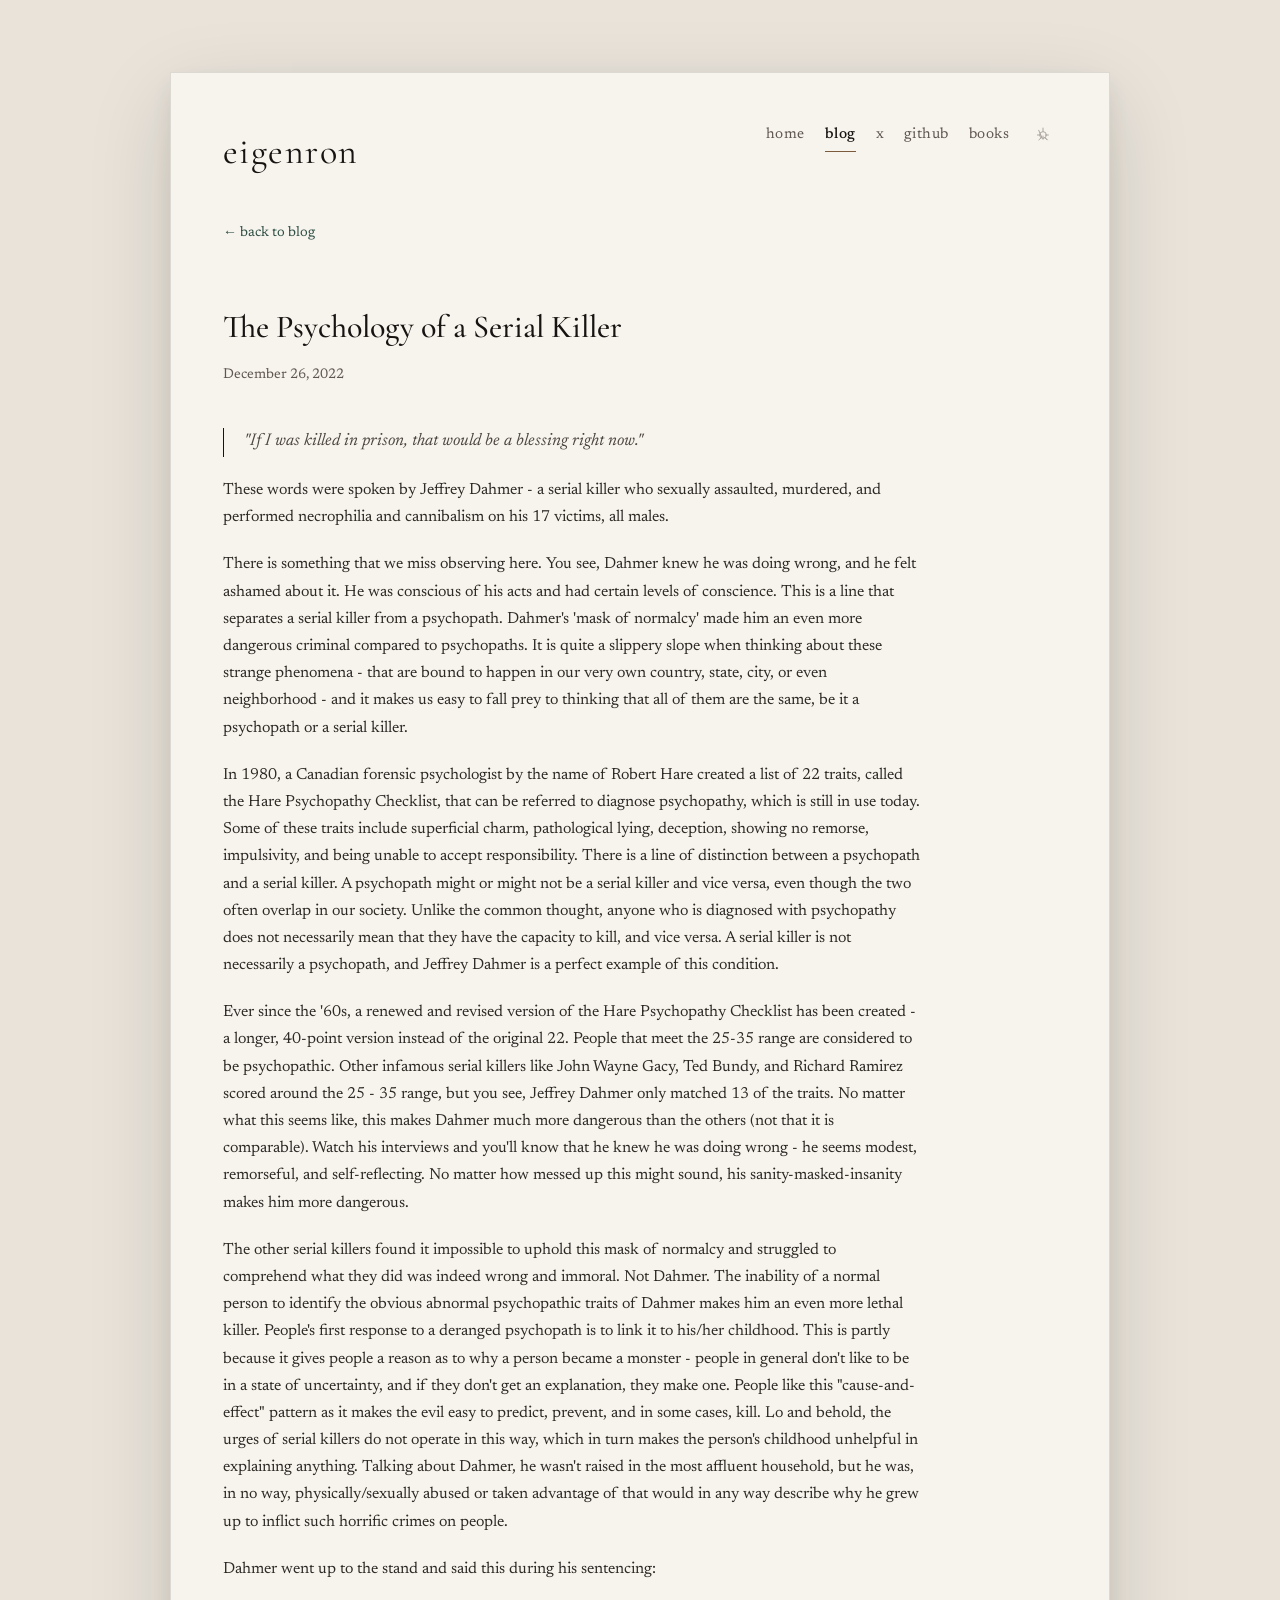
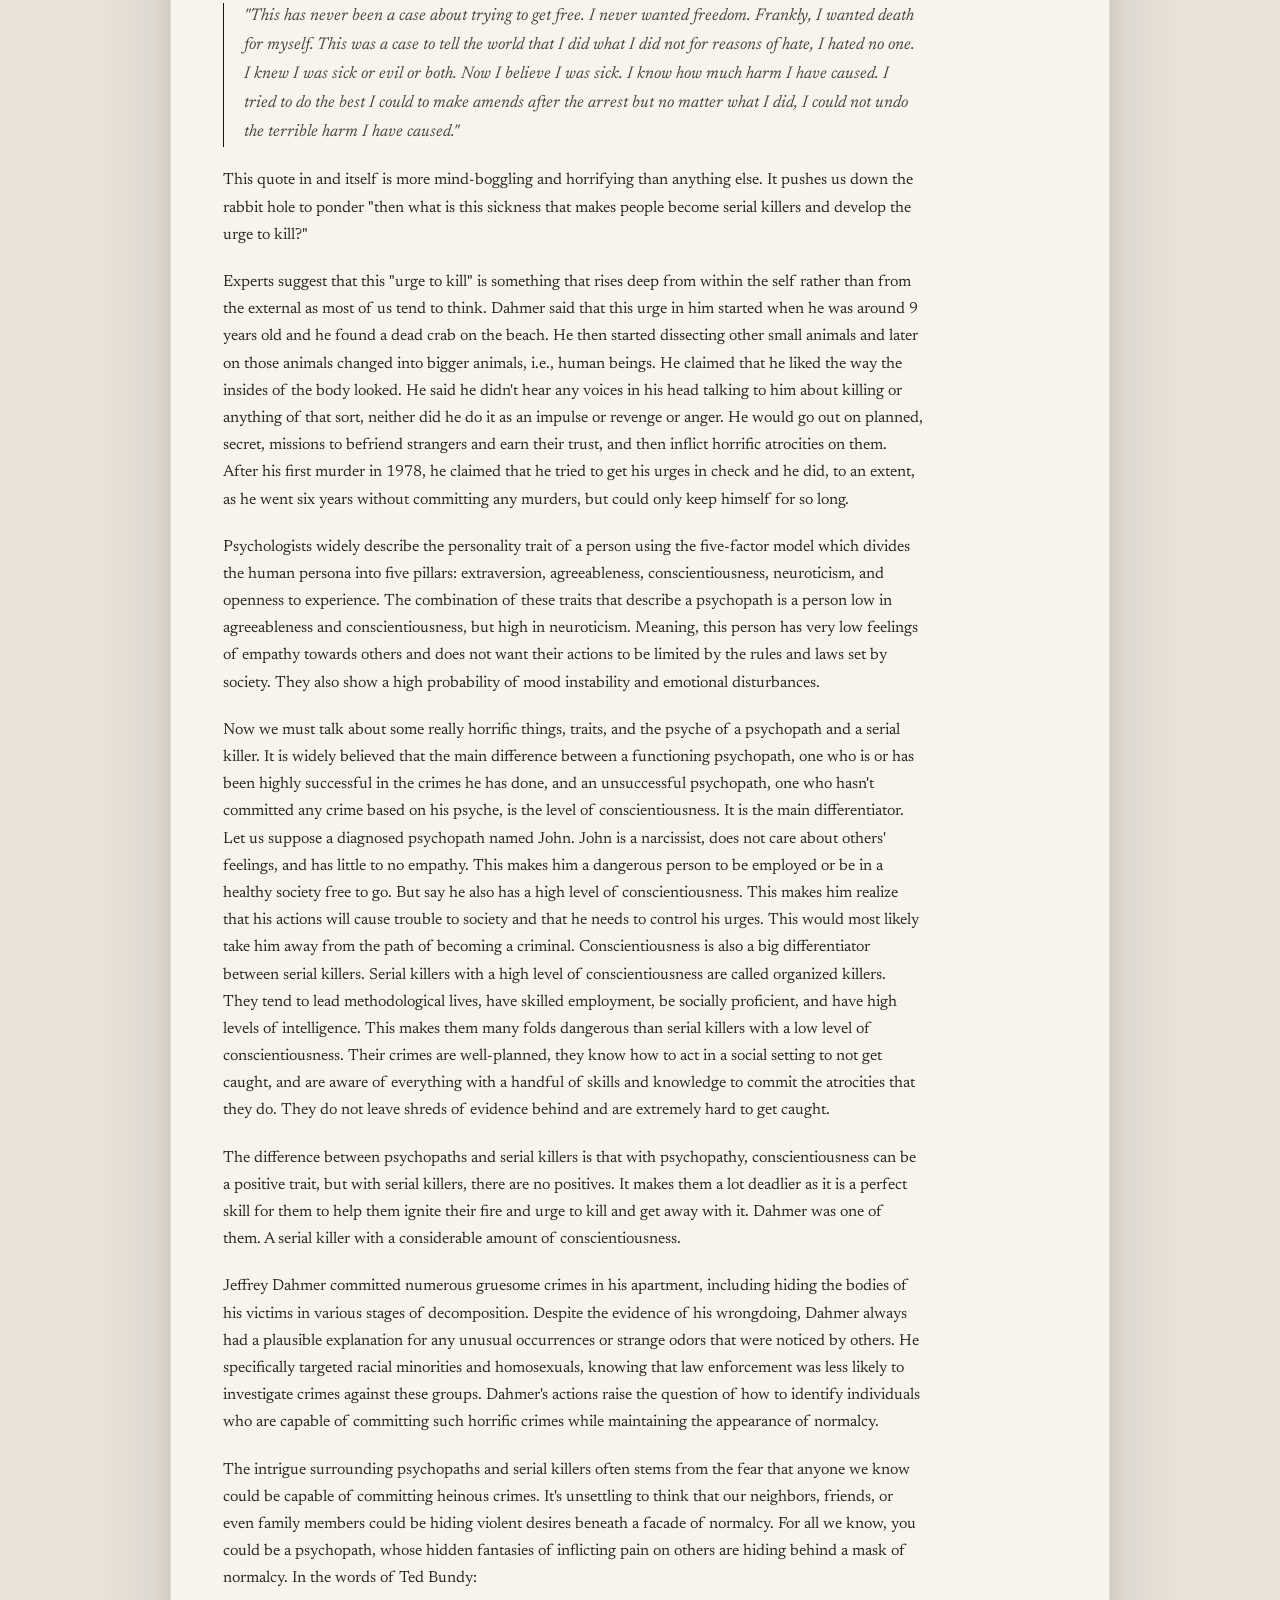
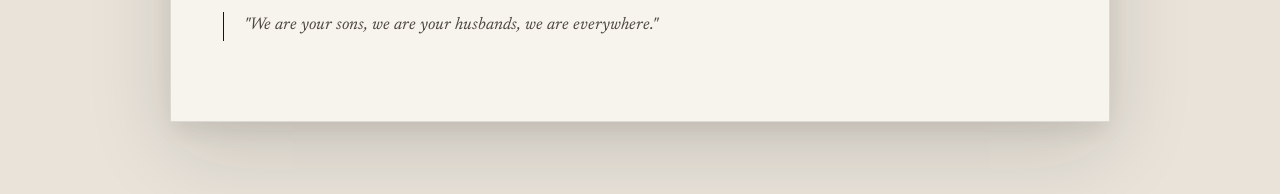
<file: psych-serial-killer.html>
<!DOCTYPE html>
<html lang="en">
<head>
  <meta charset="UTF-8">
  <meta name="viewport" content="width=device-width, initial-scale=1.0">
  <title>The Psychology of a Serial Killer - eigenron</title>
  <link rel="stylesheet" href="style.css">
  <style>
    .blog-header {
      max-width: 700px;
      margin-bottom: 40px;
    }
    
    .blog-title-main {
      font-family: 'Cormorant Garamond', Georgia, serif;
      font-size: 32px;
      font-weight: 500;
      margin-bottom: 10px;
      color: var(--text-primary);
    }
    
    .blog-meta {
      color: var(--text-secondary);
      font-size: 14px;
      margin-bottom: 10px;
    }
    
    .back-link {
      color: var(--link-color);
      text-decoration: none;
      font-size: 14px;
      display: inline-block;
      margin-bottom: 20px;
    }
    
    .back-link:hover {
      text-decoration: underline;
    }
    
    .blog-content {
      max-width: 700px;
    }
    
    .blog-content p {
      margin-bottom: 20px;
      font-size: 16px;
      line-height: 1.7;
    }
    
    .blog-content a {
      color: var(--link-color);
      text-decoration: none;
    }
    
    .blog-content a:hover {
      text-decoration: underline;
    }
    
    .blog-content em {
      font-style: italic;
    }
    
    .blog-content strong {
      font-weight: 600;
    }
    
    .blog-content blockquote {
      border-left: 1px solid var(--text-primary);
      padding-left: 20px;
      margin: 20px 0;
      color: var(--blockquote-color);
      font-style: italic;
    }
  </style>
</head>
<body>
  <div class="container">
    <header>
      <h1 class="site-title">eigenron</h1>
      <nav>
        <a href="index.html" class="nav-link">home</a>
        <a href="blogs.html" class="nav-link active">blog</a>
        <a href="https://x.com/eigenron" class="nav-link" target="_blank">X</a>
        <a href="https://github.com/ronaldnetawat" class="nav-link" target="_blank">GitHub</a>
        <a href="https://www.goodreads.com/user/show/193192834-ron" class="nav-link" target="_blank">books</a>
        <button class="theme-toggle" id="themeToggle" aria-label="Toggle theme">
          <svg class="theme-icon sun-icon" xmlns="http://www.w3.org/2000/svg" viewBox="0 0 24 24">
            <circle cx="12" cy="12" r="5"/>
            <path d="M12 1v6m0 6v6m8.66-7H15m-6 0H3m15.66 7.66l-4.24-4.24m-4.24 0L5.34 4.34m13.32 15.32l-4.24-4.24m-4.24 0L5.34 19.66"/>
          </svg>
          <svg class="theme-icon moon-icon" xmlns="http://www.w3.org/2000/svg" viewBox="0 0 24 24">
            <path d="M21 12.79A9 9 0 1 1 11.21 3 7 7 0 0 0 21 12.79z"/>
          </svg>
        </button>
      </nav>
    </header>
    
    <main>
      <a href="blogs.html" class="back-link">← back to blog</a>
      
      <article>
        <div class="blog-header">
          <h1 class="blog-title-main">The Psychology of a Serial Killer</h1>
          <div class="blog-meta">December 26, 2022</div>
        </div>
        
        <div class="blog-content">
                <blockquote>"If I was killed in prison, that would be a blessing right now."</blockquote>
                
                <p>
                    These words were spoken by Jeffrey Dahmer - a serial killer who sexually assaulted, murdered, and performed necrophilia and cannibalism on his 17 victims, all males.
                </p>
                
                <p>
                    There is something that we miss observing here. You see, Dahmer knew he was doing wrong, and he felt ashamed about it. He was conscious of his acts and had certain levels of conscience. This is a line that separates a serial killer from a psychopath. Dahmer's 'mask of normalcy' made him an even more dangerous criminal compared to psychopaths. It is quite a slippery slope when thinking about these strange phenomena - that are bound to happen in our very own country, state, city, or even neighborhood - and it makes us easy to fall prey to thinking that all of them are the same, be it a psychopath or a serial killer.
                </p>
                
                <p>
                    In 1980, a Canadian forensic psychologist by the name of Robert Hare created a list of 22 traits, called the Hare Psychopathy Checklist, that can be referred to diagnose psychopathy, which is still in use today. Some of these traits include superficial charm, pathological lying, deception, showing no remorse, impulsivity, and being unable to accept responsibility. There is a line of distinction between a psychopath and a serial killer. A psychopath might or might not be a serial killer and vice versa, even though the two often overlap in our society. Unlike the common thought, anyone who is diagnosed with psychopathy does not necessarily mean that they have the capacity to kill, and vice versa. A serial killer is not necessarily a psychopath, and Jeffrey Dahmer is a perfect example of this condition.
                </p>
                
                <p>
                    Ever since the '60s, a renewed and revised version of the Hare Psychopathy Checklist has been created - a longer, 40-point version instead of the original 22. People that meet the 25-35 range are considered to be psychopathic. Other infamous serial killers like John Wayne Gacy, Ted Bundy, and Richard Ramirez scored around the 25 - 35 range, but you see, Jeffrey Dahmer only matched 13 of the traits. No matter what this seems like, this makes Dahmer much more dangerous than the others (not that it is comparable). Watch his interviews and you'll know that he knew he was doing wrong - he seems modest, remorseful, and self-reflecting. No matter how messed up this might sound, his sanity-masked-insanity makes him more dangerous.
                </p>
                
                <p>
                    The other serial killers found it impossible to uphold this mask of normalcy and struggled to comprehend what they did was indeed wrong and immoral. Not Dahmer. The inability of a normal person to identify the obvious abnormal psychopathic traits of Dahmer makes him an even more lethal killer. People's first response to a deranged psychopath is to link it to his/her childhood. This is partly because it gives people a reason as to why a person became a monster - people in general don't like to be in a state of uncertainty, and if they don't get an explanation, they make one. People like this "cause-and-effect" pattern as it makes the evil easy to predict, prevent, and in some cases, kill. Lo and behold, the urges of serial killers do not operate in this way, which in turn makes the person's childhood unhelpful in explaining anything. Talking about Dahmer, he wasn't raised in the most affluent household, but he was, in no way, physically/sexually abused or taken advantage of that would in any way describe why he grew up to inflict such horrific crimes on people.
                </p>

                <p>
                    Dahmer went up to the stand and said this during his sentencing:
                </p>
                
                <blockquote>
                    "This has never been a case about trying to get free. I never wanted freedom. Frankly, I wanted death for myself. This was a case to tell the world that I did what I did not for reasons of hate, I hated no one. I  knew I was sick or evil or both. Now I believe I was sick. I know how much harm I have caused. I tried to do the best I could to make amends after the arrest but no matter what I did, I could  not undo the terrible harm I have caused."
                </blockquote>
                    
                <p>
                    This quote in and itself is more mind-boggling and horrifying than anything else. It pushes us down the rabbit hole to ponder "then what is this sickness that makes people become serial killers and develop the urge to kill?"
                </p>

                <p>
                    Experts suggest that this "urge to kill" is something that rises deep from within the self rather than from the external as most of us tend to think. Dahmer said that this urge in him started when he was around 9 years old and he found a dead crab on the beach. He then started dissecting other small animals and later on those animals changed into bigger animals, i.e., human beings. He claimed that he liked the way the insides of the body looked. He said he didn't hear any voices in his head talking to him about killing or anything of that sort, neither did he do it as an impulse or revenge or anger. He would go out on planned, secret, missions to befriend strangers and earn their trust, and then inflict horrific atrocities on them. After his first murder in 1978, he claimed that he tried to get his urges in check and he did, to an extent, as he went six years without committing any murders, but could only keep himself for so long.
                </p>
                    
                <p>
                    Psychologists widely describe the personality trait of a person using the five-factor model which divides the human persona into five pillars: extraversion, agreeableness, conscientiousness, neuroticism, and openness to experience. The combination of these traits that describe a psychopath is a person low in agreeableness and conscientiousness, but high in neuroticism. Meaning, this person has very low feelings of empathy towards others and does not want their actions to be limited by the rules and laws set by society. They also show a high probability of mood instability and emotional disturbances.
                </p>
                
                <p>
                    Now we must talk about some really horrific things, traits, and the psyche of a psychopath and a serial killer. It is widely believed that the main difference between a functioning psychopath, one who is or has been highly successful in the crimes he has done, and an unsuccessful psychopath, one who hasn't committed any crime based on his psyche, is the level of conscientiousness. It is the main differentiator. Let us suppose a diagnosed psychopath named John. John is a narcissist, does not care about others' feelings, and has little to no empathy. This makes him a dangerous person to be employed or be in a healthy society free to go. But say he also has a high level of conscientiousness. This makes him realize that his actions will cause trouble to society and that he needs to control his urges. This would most likely take him away from the path of becoming a criminal. Conscientiousness is also a big differentiator between serial killers. Serial killers with a high level of conscientiousness are called organized killers. They tend to lead methodological lives, have skilled employment, be socially proficient, and have high levels of intelligence. This makes them many folds dangerous than serial killers with a low level of conscientiousness. Their crimes are well-planned, they know how to act in a social setting to not get caught, and are aware of everything with a handful of skills and knowledge to commit the atrocities that they do. They do not leave shreds of evidence behind and are extremely hard to get caught.
                </p>
                
                <p>
                    The difference between psychopaths and serial killers is that with psychopathy, conscientiousness can be a positive trait, but with serial killers, there are no positives. It makes them a lot deadlier as it is a perfect skill for them to help them ignite their fire and urge to kill and get away with it. Dahmer was one of them. A serial killer with a considerable amount of conscientiousness.
                </p>

                <p>
                    Jeffrey Dahmer committed numerous gruesome crimes in his apartment, including hiding the bodies of his victims in various stages of decomposition. Despite the evidence of his wrongdoing, Dahmer always had a plausible explanation for any unusual occurrences or strange odors that were noticed by others. He specifically targeted racial minorities and homosexuals, knowing that law enforcement was less likely to investigate crimes against these groups. Dahmer's actions raise the question of how to identify individuals who are capable of committing such horrific crimes while maintaining the appearance of normalcy.
                </p>
                
                <p>
                    The intrigue surrounding psychopaths and serial killers often stems from the fear that anyone we know could be capable of committing heinous crimes. It's unsettling to think that our neighbors, friends, or even family members could be hiding violent desires beneath a facade of normalcy. For all we know, you could be a psychopath, whose hidden fantasies of inflicting pain on others are hiding behind a mask of normalcy. In the words of Ted Bundy:
                </p>
                    
                <blockquote>
                    "We are your sons, we are your husbands, we are everywhere."
                </blockquote>
        </div>
      </article>
    </main>
  </div>

  <script>
    // Theme Toggle Functionality
    (function() {
      const themeToggle = document.getElementById('themeToggle');
      const body = document.body;
      
      // Check for saved theme preference or default to light mode
      const currentTheme = localStorage.getItem('theme') || 'light';
      if (currentTheme === 'dark') {
        body.classList.add('dark-mode');
      }
      
      // Toggle theme on button click
      themeToggle.addEventListener('click', () => {
        body.classList.toggle('dark-mode');
        
        // Save theme preference
        const theme = body.classList.contains('dark-mode') ? 'dark' : 'light';
        localStorage.setItem('theme', theme);
      });
    })();
  </script>
</body>
</html>
</file>
<file: style.css>
/* ═══════════════════════════════════════════════════════════════════
   eigenron — a meditation on code and canvas
   ═══════════════════════════════════════════════════════════════════ */

/* Import elegant serif faces for headings and body, plus a monospaced face for diagrams */
@import url('https://fonts.googleapis.com/css2?family=Cormorant+Garamond:ital,wght@0,300;0,400;0,500;0,600;1,300;1,400&family=IBM+Plex+Mono:wght@400;500&family=Newsreader:opsz,wght@6..72,400;6..72,500;6..72,600&display=swap');

/* CSS Variables for Theme Colors */
:root {
  --bg-color: #e9e3da;
  --card-bg: #f7f4ee;
  --card-shadow: rgba(23, 18, 15, 0.14);
  --text-color: #2d2925;
  --text-primary: #161311;
  --text-secondary: #5f5650;
  --text-muted: #83776d;
  --link-color: #2f4f45;
  --link-hover: #1d322c;
  --border-color: rgba(58, 48, 40, 0.14);
  --code-bg: #efe7db;
  --blockquote-color: #4d4640;
  --accent: #7b5b3b;
  --accent-soft: rgba(123, 91, 59, 0.08);
  --panel-bg: #f2ede5;
  --panel-strong: rgba(22, 18, 15, 0.82);
  --grid-line: rgba(123, 91, 59, 0.06);
  --monospace: 'IBM Plex Mono', 'SFMono-Regular', Consolas, monospace;
}

body.dark-mode {
  --bg-color: #050505;
  --card-bg: #000000;
  --card-shadow: rgba(0, 0, 0, 0.48);
  --text-color: #d8cec1;
  --text-primary: #f5ede2;
  --text-secondary: #a39587;
  --text-muted: #776b60;
  --link-color: #a6c7bb;
  --link-hover: #e1ebe7;
  --border-color: rgba(226, 211, 194, 0.12);
  --code-bg: #161311;
  --blockquote-color: #c1b5aa;
  --accent: #d0a46f;
  --accent-soft: rgba(208, 164, 111, 0.08);
  --panel-bg: #0b0b0b;
  --panel-strong: rgba(240, 231, 220, 0.9);
  --grid-line: rgba(208, 164, 111, 0.04);
}

/* Reset and base styles */
* {
  margin: 0;
  padding: 0;
  box-sizing: border-box;
}

html {
  background-color: var(--bg-color);
  transition: background-color 0.4s ease;
  scroll-behavior: smooth;
}

body {
  font-family: 'Newsreader', Georgia, serif;
  line-height: 1.7;
  color: var(--text-color);
  background-color: var(--bg-color);
  font-size: 17px;
  margin: 0;
  padding: 0;
  transition: background-color 0.4s ease, color 0.4s ease;
  -webkit-font-smoothing: antialiased;
  -moz-osx-font-smoothing: grayscale;
  position: relative;
  overflow-x: hidden;
  min-height: 100vh;
  isolation: isolate;
}

body::before,
body::after {
  content: '';
  position: fixed;
  inset: 0;
  pointer-events: none;
  z-index: 0;
}

body::before {
  background: none;
}

body::after {
  background: none;
}

/* ═══════════════════════════════════════════════════════════════════
   Painting Background — full viewport with pixelated denoising
   ═══════════════════════════════════════════════════════════════════ */

.painting-bg {
  position: fixed;
  top: 0;
  left: 0;
  right: 0;
  bottom: 0;
  z-index: 0;
  pointer-events: none;
  overflow: hidden;
}

.painting-bg img {
  width: 100%;
  height: 100%;
  object-fit: cover;
  object-position: center;
  /* Pixelated rendering for that granular look */
  image-rendering: pixelated;
  image-rendering: -moz-crisp-edges;
  image-rendering: crisp-edges;
  /* Denoising animation */
  animation: denoisePixelated 5s cubic-bezier(0.22, 1, 0.36, 1) forwards;
  opacity: 0.82;
}

/* Pixelated denoising animation — reverse diffusion with granular texture */
@keyframes denoisePixelated {
  0% {
    /* Pure noise — heavy blur simulates pixelation, desaturated */
    filter: blur(80px) saturate(0) brightness(0.4) contrast(0.2);
    opacity: 0;
    transform: scale(1.3);
  }
  8% {
    filter: blur(60px) saturate(0.1) brightness(0.45) contrast(0.3);
    opacity: 0.3;
  }
  18% {
    filter: blur(45px) saturate(0.2) brightness(0.5) contrast(0.4);
    opacity: 0.45;
  }
  30% {
    filter: blur(30px) saturate(0.35) brightness(0.55) contrast(0.5);
    opacity: 0.55;
  }
  44% {
    filter: blur(18px) saturate(0.5) brightness(0.6) contrast(0.6);
    opacity: 0.65;
  }
  58% {
    filter: blur(10px) saturate(0.65) brightness(0.68) contrast(0.72);
    opacity: 0.75;
  }
  72% {
    filter: blur(5px) saturate(0.8) brightness(0.75) contrast(0.82);
    opacity: 0.85;
  }
  86% {
    filter: blur(2px) saturate(0.9) brightness(0.82) contrast(0.92);
    opacity: 0.92;
  }
  100% {
    /* Final state — slightly darkened for text contrast, subtle blur for depth */
    filter: blur(0.5px) saturate(0.85) brightness(0.7) contrast(0.95);
    opacity: 1;
    transform: scale(1.05);
  }
}

body.dark-mode .painting-bg img {
  animation: denoisePixelatedDark 5s cubic-bezier(0.22, 1, 0.36, 1) forwards;
}

@keyframes denoisePixelatedDark {
  0% {
    filter: blur(80px) saturate(0) brightness(0.2) contrast(0.2);
    opacity: 0;
    transform: scale(1.3);
  }
  8% {
    filter: blur(60px) saturate(0.1) brightness(0.22) contrast(0.3);
    opacity: 0.25;
  }
  18% {
    filter: blur(45px) saturate(0.2) brightness(0.25) contrast(0.4);
    opacity: 0.38;
  }
  30% {
    filter: blur(30px) saturate(0.35) brightness(0.28) contrast(0.5);
    opacity: 0.48;
  }
  44% {
    filter: blur(18px) saturate(0.5) brightness(0.32) contrast(0.6);
    opacity: 0.58;
  }
  58% {
    filter: blur(10px) saturate(0.65) brightness(0.38) contrast(0.72);
    opacity: 0.68;
  }
  72% {
    filter: blur(5px) saturate(0.75) brightness(0.42) contrast(0.82);
    opacity: 0.78;
  }
  86% {
    filter: blur(2px) saturate(0.85) brightness(0.48) contrast(0.92);
    opacity: 0.88;
  }
  100% {
    filter: blur(0.5px) saturate(0.8) brightness(0.45) contrast(0.95);
    opacity: 0.95;
    transform: scale(1.05);
  }
}

/* ═══════════════════════════════════════════════════════════════════
   Content Card — white box floating on the painting
   ═══════════════════════════════════════════════════════════════════ */

.content-card,
.container {
  position: relative;
  z-index: 1;
  background: var(--card-bg);
  border: 1px solid var(--border-color);
  box-shadow: 
    0 28px 80px var(--card-shadow),
    0 10px 24px rgba(0, 0, 0, 0.08);
  overflow: hidden;
  animation: cardSlideIn 0.8s cubic-bezier(0.22, 1, 0.36, 1) 0.3s both;
}

.content-card::before,
.container::before {
  content: none;
}

.content-card {
  margin: 72px auto;
  max-width: 920px;
  padding: 54px 58px 60px;
}

.container {
  margin: 72px auto;
  max-width: 940px;
  padding: 48px 52px 60px;
}

@keyframes cardSlideIn {
  from {
    opacity: 0;
    transform: translateY(40px);
  }
  to {
    opacity: 1;
    transform: translateY(0);
  }
}

/* ═══════════════════════════════════════════════════════════════════
   Header with Lorenz next to title
   ═══════════════════════════════════════════════════════════════════ */

header {
  position: relative;
  z-index: 1;
  margin-bottom: 40px;
  display: flex;
  justify-content: space-between;
  align-items: flex-start;
  flex-wrap: wrap;
  gap: 20px;
}

.header-brand {
  display: flex;
  align-items: center;
  gap: 16px;
}

.site-title {
  font-family: 'Cormorant Garamond', Georgia, serif;
  font-size: 36px;
  font-weight: 400;
  letter-spacing: 0.04em;
  color: var(--text-primary);
}

/* Lorenz container — larger, prominent next to title */
.lorenz-container {
  width: 120px;
  height: 70px;
  pointer-events: none;
  overflow: visible;
  flex-shrink: 0;
}

#lorenzCanvas {
  display: block;
  background: transparent;
  width: 100% !important;
  height: 100% !important;
}

/* Navigation */
nav {
  display: flex;
  flex-wrap: wrap;
  gap: 20px;
  align-items: center;
}

.nav-link {
  font-family: 'Newsreader', Georgia, serif;
  color: var(--text-secondary);
  text-decoration: none;
  font-size: 15px;
  font-weight: 400;
  letter-spacing: 0.03em;
  text-transform: lowercase;
  transition: color 0.3s ease;
  position: relative;
}

.nav-link::after {
  content: '';
  position: absolute;
  bottom: -4px;
  left: 0;
  width: 0;
  height: 1px;
  background-color: var(--accent);
  transition: width 0.3s ease;
}

.nav-link:hover {
  color: var(--text-primary);
}

.nav-link:hover::after {
  width: 100%;
}

.nav-link.active {
  color: var(--text-primary);
  font-weight: 500;
}

.nav-link.active::after {
  width: 100%;
}

/* Theme Toggle Button */
.theme-toggle {
  background: none;
  border: none;
  cursor: pointer;
  padding: 6px;
  display: flex;
  align-items: center;
  justify-content: center;
  transition: transform 0.3s ease, opacity 0.3s ease;
  opacity: 0.5;
}

.theme-toggle:hover {
  transform: scale(1.1);
  opacity: 1;
}

.theme-toggle svg {
  width: 16px;
  height: 16px;
  fill: none;
  stroke: var(--text-secondary);
  stroke-width: 1.5;
  transition: stroke 0.3s ease;
}

.theme-icon {
  display: block;
}

body.dark-mode .sun-icon {
  display: none;
}

body.dark-mode .moon-icon {
  display: block;
}

body:not(.dark-mode) .sun-icon {
  display: block;
}

body:not(.dark-mode) .moon-icon {
  display: none;
}

/* ═══════════════════════════════════════════════════════════════════
   Main Content
   ═══════════════════════════════════════════════════════════════════ */

main {
  position: relative;
  z-index: 1;
  display: grid;
  gap: 34px;
}

.intro-grid,
.notes-grid {
  display: grid;
  gap: 28px;
}

.intro-grid {
  grid-template-columns: minmax(0, 1.25fr) minmax(280px, 0.95fr);
  align-items: start;
}

.notes-grid {
  grid-template-columns: minmax(0, 1.2fr) minmax(250px, 0.8fr);
  align-items: start;
}

.intro-copy {
  max-width: 100%;
}

.eyebrow {
  font-family: var(--monospace);
  font-size: 11px;
  letter-spacing: 0.16em;
  text-transform: uppercase;
  color: var(--accent);
  margin-bottom: 18px;
}

.greeting {
  font-family: 'Cormorant Garamond', Georgia, serif;
  font-size: 38px;
  font-weight: 300;
  margin-bottom: 18px;
  color: var(--text-primary);
  letter-spacing: -0.02em;
  line-height: 1.06;
}

.intro-copy .greeting {
  font-size: clamp(44px, 5vw, 62px);
}

.lede {
  max-width: 46ch;
  font-size: 17px;
  line-height: 1.85;
  color: var(--text-secondary);
}

.interest-list {
  max-width: 48ch;
  margin: 6px 0 0 1.1rem;
  color: var(--text-secondary);
}

.interest-list li {
  margin-bottom: 8px;
  padding-left: 4px;
  font-size: 15px;
  line-height: 1.8;
}

.interest-list li:last-child {
  margin-bottom: 0;
}

.ascii-panel {
  position: relative;
  padding: 18px 18px 16px;
  border: 1px solid var(--border-color);
  background: var(--panel-bg);
  box-shadow: none;
}

.ascii-panel::after {
  content: '';
  position: absolute;
  inset: 10px;
  border: 1px solid rgba(255, 255, 255, 0.04);
  pointer-events: none;
}

.ascii-panel-header {
  display: flex;
  justify-content: space-between;
  gap: 16px;
  margin-bottom: 14px;
  font-family: var(--monospace);
  font-size: 10px;
  letter-spacing: 0.12em;
  text-transform: uppercase;
  color: var(--text-muted);
}

.ascii-panel-header span:last-child {
  color: var(--accent);
}

.ascii-art {
  display: block;
  margin: 0;
  min-height: 18em;
  color: var(--panel-strong);
  font-family: var(--monospace);
  font-size: 12px;
  line-height: 1.02;
  letter-spacing: 0;
  white-space: pre;
  overflow: hidden;
  text-shadow: 0 0 12px rgba(0, 0, 0, 0.06);
}

.ascii-art-compact {
  min-height: 10.8em;
  font-size: 11px;
}

.ascii-caption {
  margin-top: 14px;
  font-size: 13px;
  line-height: 1.7;
  color: var(--text-secondary);
}

.bio {
  max-width: 100%;
}

.bio p {
  margin-bottom: 19px;
  font-size: 15px;
  line-height: 1.85;
  color: var(--text-color);
}

.bio p:last-child {
  margin-bottom: 0;
}

.bio a {
  color: var(--link-color);
  text-decoration: none;
  border-bottom: 1px solid transparent;
  transition: border-color 0.3s ease, color 0.3s ease;
}

.bio a:hover {
  border-bottom-color: var(--link-color);
  color: var(--link-hover);
}

.bio strong {
  font-weight: 600;
  color: var(--text-primary);
}

.side-notes {
  display: grid;
  gap: 22px;
}

.axiom-block {
  padding: 20px 22px;
  border: 1px solid var(--border-color);
  background: var(--panel-bg);
}

.axiom-label {
  margin-bottom: 12px;
  font-family: var(--monospace);
  font-size: 10px;
  letter-spacing: 0.14em;
  text-transform: uppercase;
  color: var(--accent);
}

.axiom-list {
  list-style: none;
}

.axiom-list li {
  position: relative;
  padding-left: 16px;
  margin-bottom: 12px;
  font-size: 14px;
  line-height: 1.7;
  color: var(--text-secondary);
}

.axiom-list li:last-child {
  margin-bottom: 0;
}

.axiom-list li::before {
  content: '∴';
  position: absolute;
  left: 0;
  color: var(--accent);
}

/* ═══════════════════════════════════════════════════════════════════
   Blog List Styles
   ═══════════════════════════════════════════════════════════════════ */

.blog-list {
  max-width: 100%;
}

.blog-item {
  margin-bottom: 32px;
  padding-bottom: 24px;
  border-bottom: 1px solid var(--border-color);
}

.blog-item:last-child {
  border-bottom: none;
  margin-bottom: 0;
  padding-bottom: 0;
}

.blog-title {
  font-family: 'Cormorant Garamond', Georgia, serif;
  font-size: 20px;
  font-weight: 400;
  margin-bottom: 4px;
}

.blog-title a {
  color: var(--text-primary);
  text-decoration: none;
  transition: color 0.3s ease;
}

.blog-title a:hover {
  color: var(--link-color);
}

.blog-date {
  color: var(--text-muted);
  font-size: 12px;
  letter-spacing: 0.02em;
}

/* ═══════════════════════════════════════════════════════════════════
   Responsive Design
   ═══════════════════════════════════════════════════════════════════ */

@media screen and (max-width: 1200px) {
  .content-card {
    max-width: 860px;
  }
}

@media screen and (max-width: 900px) {
  .content-card,
  .container {
    margin: 60px auto;
    margin-left: 5%;
    margin-right: 5%;
    max-width: none;
  }

  .content-card {
    padding: 44px 38px 48px;
  }

  .container {
    padding: 40px 38px 48px;
  }

  .intro-grid,
  .notes-grid {
    grid-template-columns: 1fr;
  }
}

@media screen and (max-width: 768px) {
  .content-card,
  .container {
    margin: 40px 20px;
    padding: 34px 28px 40px;
  }
  
  header {
    flex-direction: column;
    align-items: flex-start;
    gap: 16px;
    margin-bottom: 30px;
  }
  
  .header-brand {
    gap: 12px;
  }
  
  .site-title {
    font-size: 30px;
  }
  
  .lorenz-container {
    width: 90px;
    height: 55px;
  }
  
  nav {
    gap: 16px;
  }
  
  .nav-link {
    font-size: 14px;
  }
  
  .greeting {
    font-size: 32px;
    margin-bottom: 14px;
  }

  .intro-copy .greeting {
    font-size: 42px;
  }
  
  .lede,
  .bio p,
  .ascii-caption,
  .axiom-list li,
  .interest-list li {
    font-size: 14px;
    margin-bottom: 16px;
  }

  .ascii-art {
    font-size: 11px;
  }
}

@media screen and (max-width: 480px) {
  .content-card,
  .container {
    margin: 24px 12px;
    padding: 26px 20px 30px;
  }
  
  .site-title {
    font-size: 22px;
  }
  
  .lorenz-container {
    width: 70px;
    height: 45px;
  }
  
  nav {
    gap: 10px 12px;
  }
  
  .nav-link {
    font-size: 13px;
  }
  
  .greeting {
    font-size: 26px;
    margin-bottom: 12px;
  }

  .intro-copy .greeting {
    font-size: 34px;
  }

  .eyebrow,
  .ascii-panel-header,
  .axiom-label {
    letter-spacing: 0.1em;
  }
  
  .bio p {
    font-size: 13px;
    margin-bottom: 14px;
    line-height: 1.7;
  }

  .interest-list {
    margin-top: 2px;
    margin-left: 0.95rem;
  }

  .interest-list li {
    margin-bottom: 6px;
    line-height: 1.4;
  }

  .ascii-panel,
  .axiom-block {
    padding: 16px 14px;
  }

  .ascii-art {
    min-height: 15.2em;
    font-size: 9px;
  }

  .ascii-art-compact {
    min-height: 9em;
    font-size: 9px;
  }
}

/* Landscape mobile orientation */
@media screen and (max-height: 500px) and (orientation: landscape) {
  .content-card,
  .container {
    margin: 20px;
    padding: 24px 28px 30px;
  }
  
  header {
    margin-bottom: 20px;
  }
  
  .greeting {
    margin-bottom: 12px;
    font-size: 24px;
  }
  
  .bio p {
    margin-bottom: 10px;
  }
}

/* ═══════════════════════════════════════════════════════════════════
   Animations
   ═══════════════════════════════════════════════════════════════════ */

@keyframes fadeInUp {
  from {
    opacity: 0;
    transform: translateY(20px);
  }
  to {
    opacity: 1;
    transform: translateY(0);
  }
}

.greeting {
  animation: fadeInUp 0.6s ease-out 0.5s both;
}

.bio {
  animation: fadeInUp 0.6s ease-out 0.6s both;
}

/* Selection styling */
::selection {
  background-color: var(--accent);
  color: #fff;
}

body.dark-mode ::selection {
  background-color: var(--accent);
  color: #0f0f0f;
}

@media (prefers-reduced-motion: reduce) {
  html,
  body,
  .content-card,
  .container,
  .painting-bg img,
  .greeting,
  .bio {
    animation: none !important;
    transition: none !important;
  }
}
</file>
